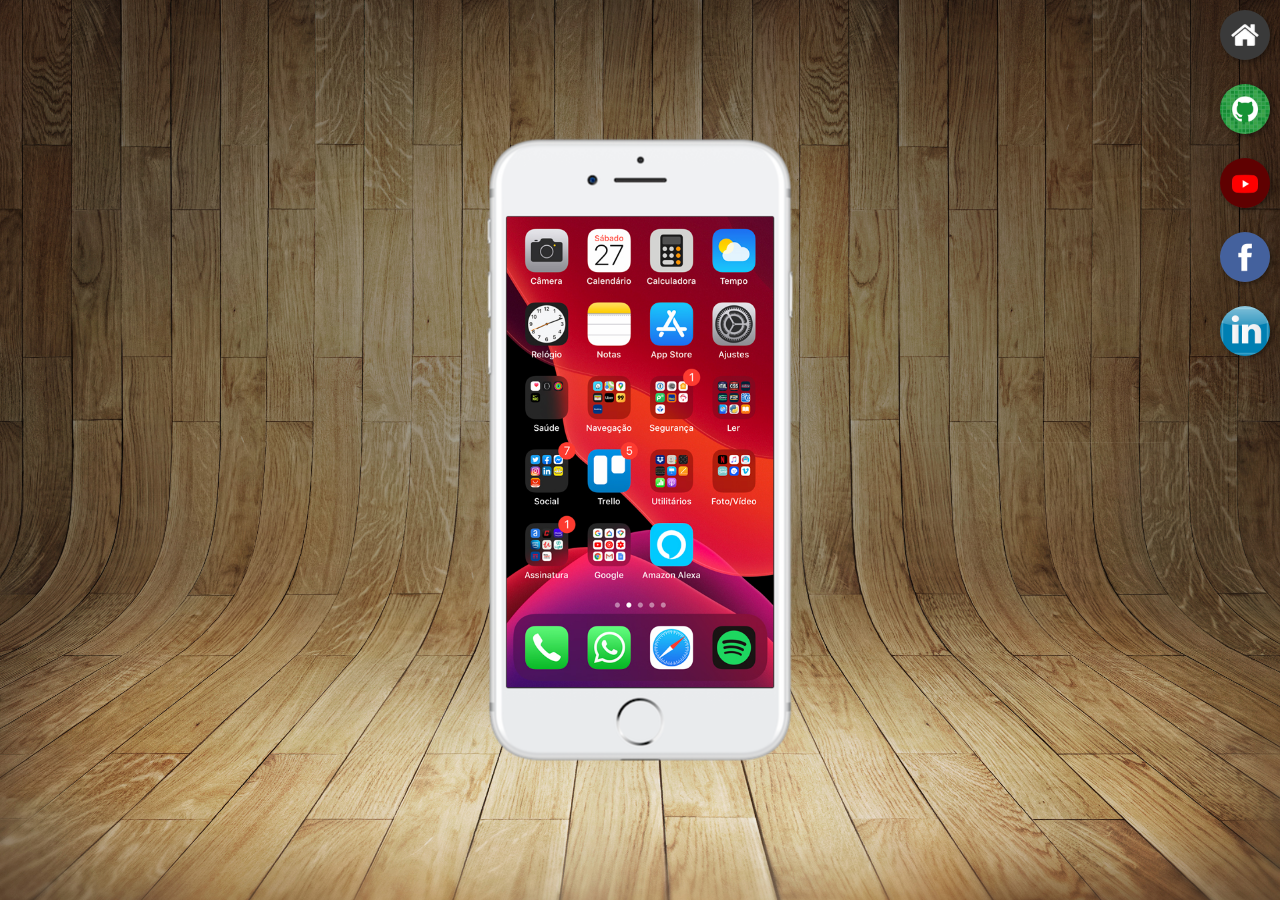
<file: index.html>
<!DOCTYPE html>
<html lang="pt-br">
<head>
    <meta charset="UTF-8">
    <meta http-equiv="X-UA-Compatible" content="IE=edge">
    <meta name="viewport" content="width=device-width, initial-scale=1.0">
    <link rel="shortcut icon" href="favicon.ico" type="image/x-icon">
    <link rel="stylesheet" href="estilos/style.css">
    <title>Projeto De Redes Sociais</title>
    
</head>
<body>
    <main>
        <section id="telefone">
            <iframe src="home.html" name="tela" id="tela" frameborder="0">Seu Navegador Não é Compativel Com Isso</iframe>

        </section>
        <section id="redes-sociais">
            <a href="home.html" target="tela"><img src="imagem/imagens/logo-home.jpg" alt="home"></a><br>

            <a href="github.html" target="tela"><img src="imagem/imagens/logo-github.jpg" alt="github"></a><br>

            <a href="youtube.html" target="tela"><img src="imagem/imagens/logo-youtube.jpg" alt="youtube"></a><br>

            <a href="facebook.html" target="tela"><img src="imagem/imagens/logo-facebook.jpg" alt="facebook"></a><br>

            <a href="linkedin.html" target="tela"><img src="imagem/imagens/logo linkedin.jpg" alt="linkedin"></a>
            

        </section>
    </main>
    
</body>
</html>
</file>
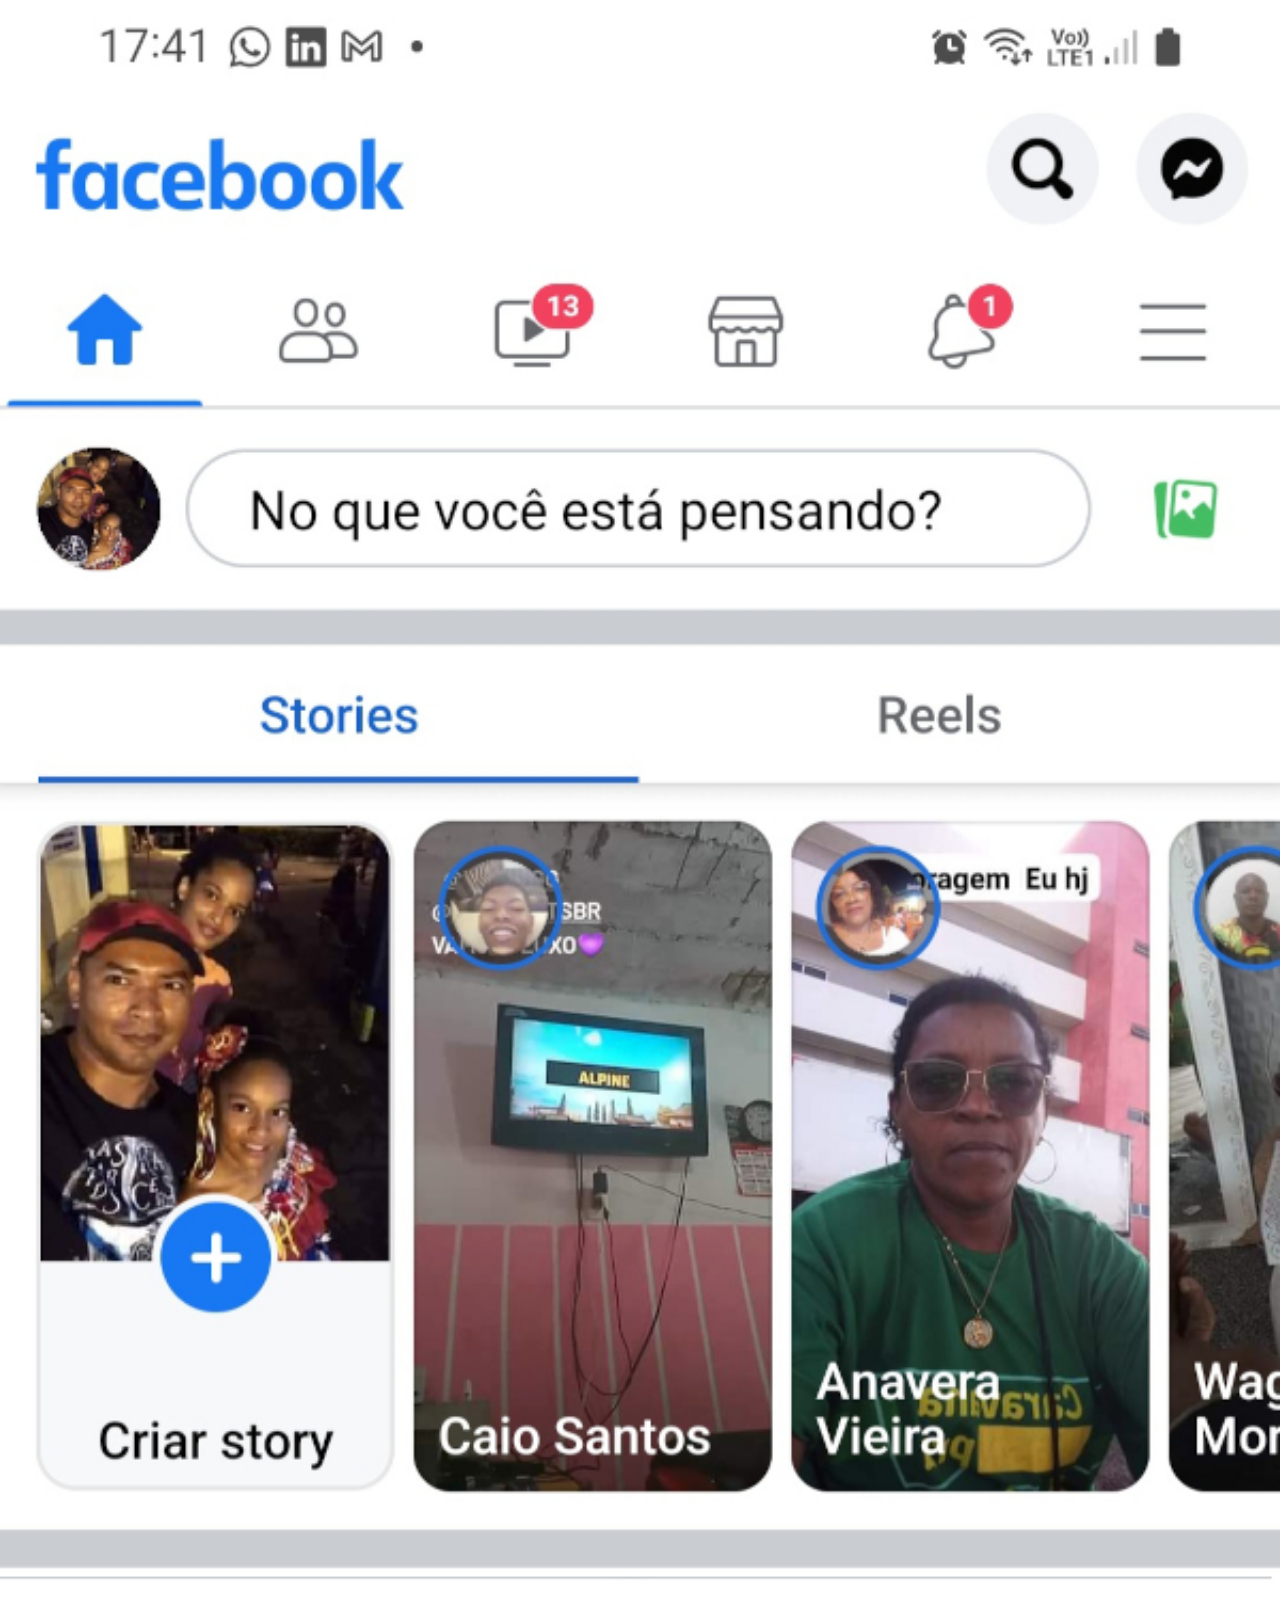
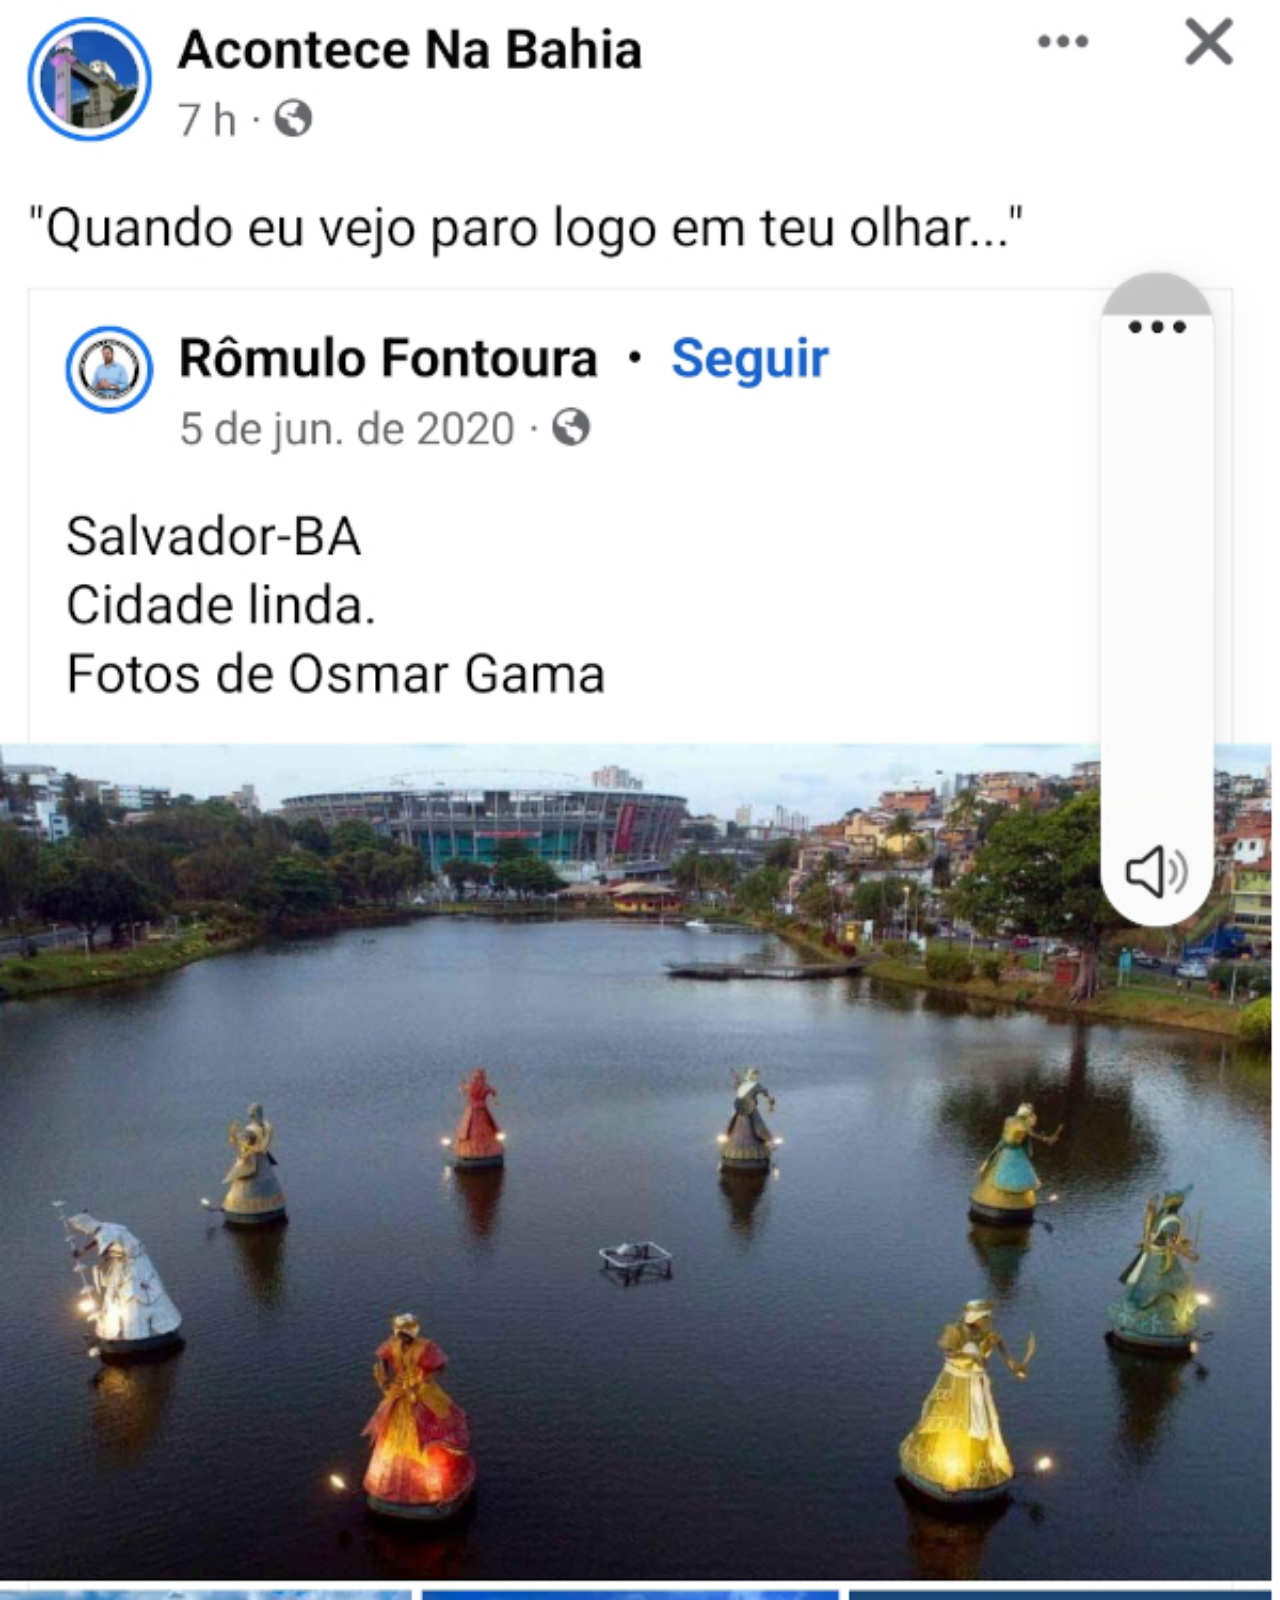
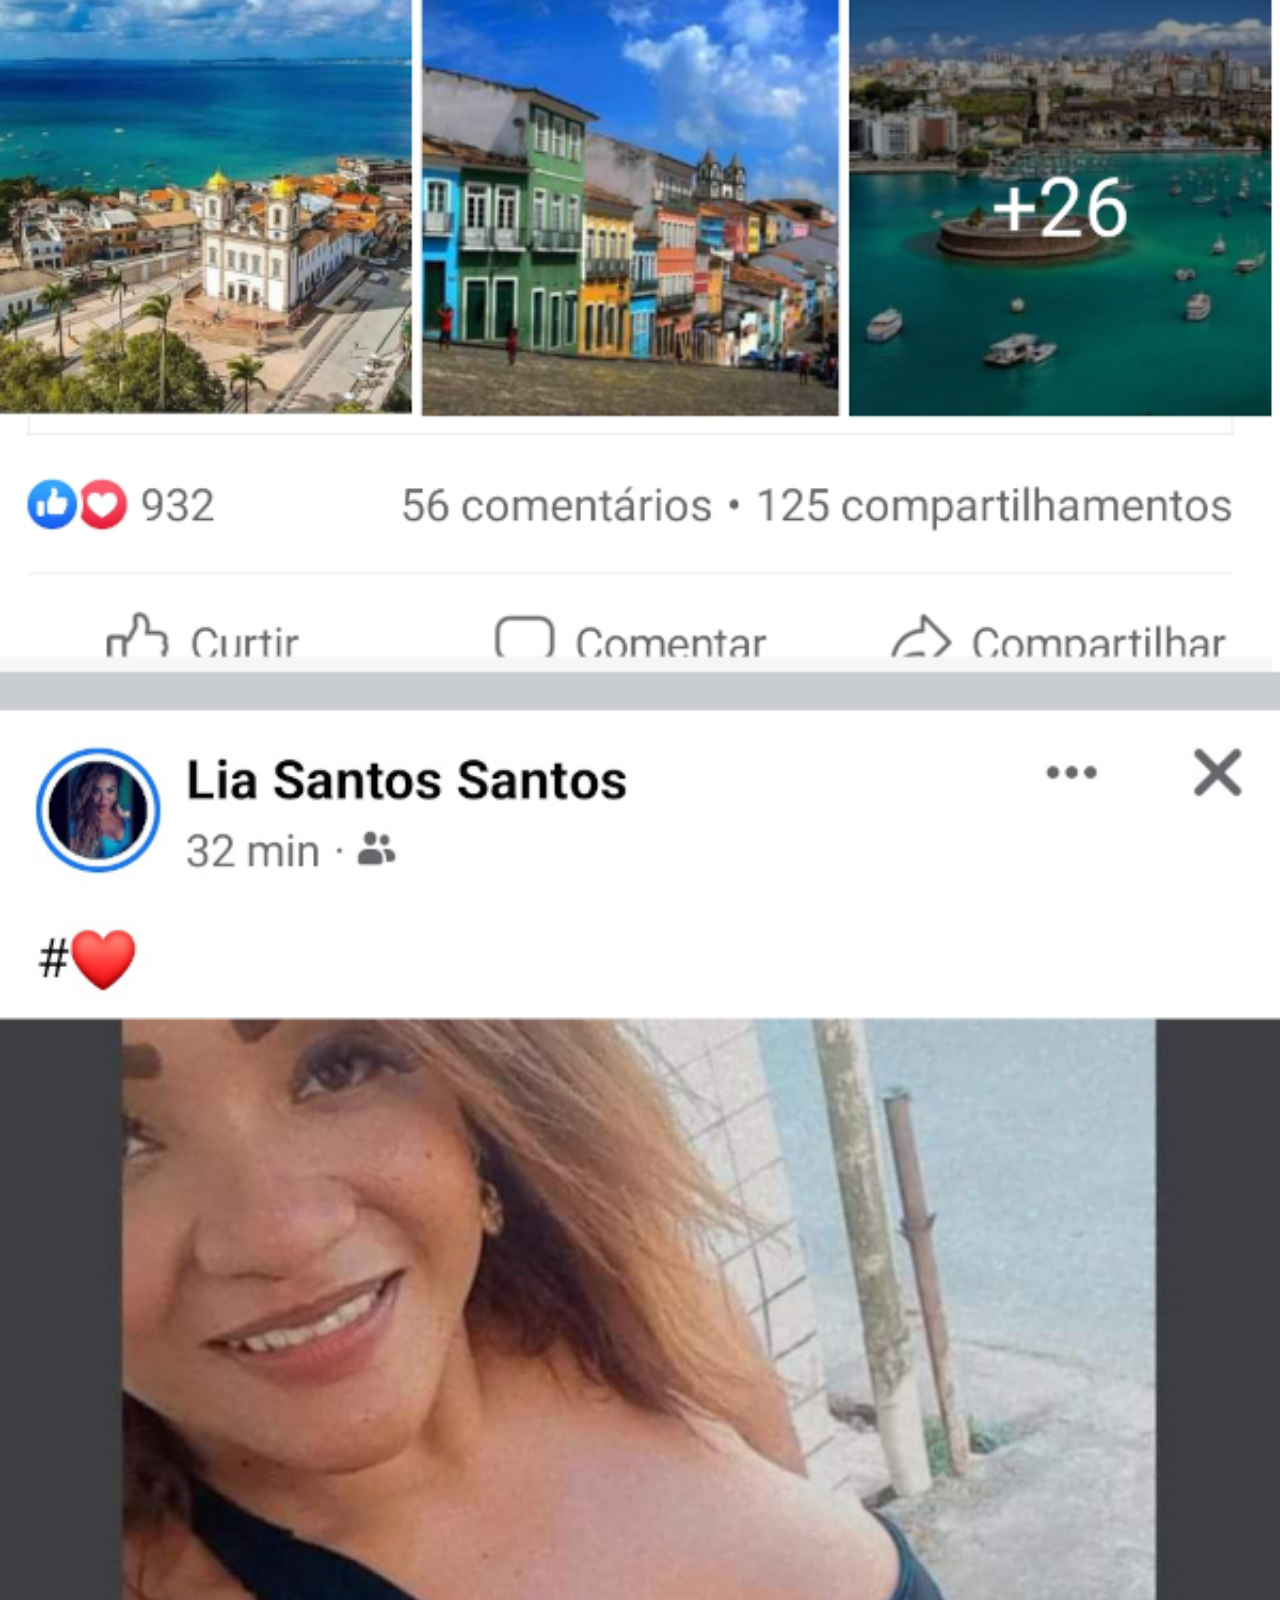
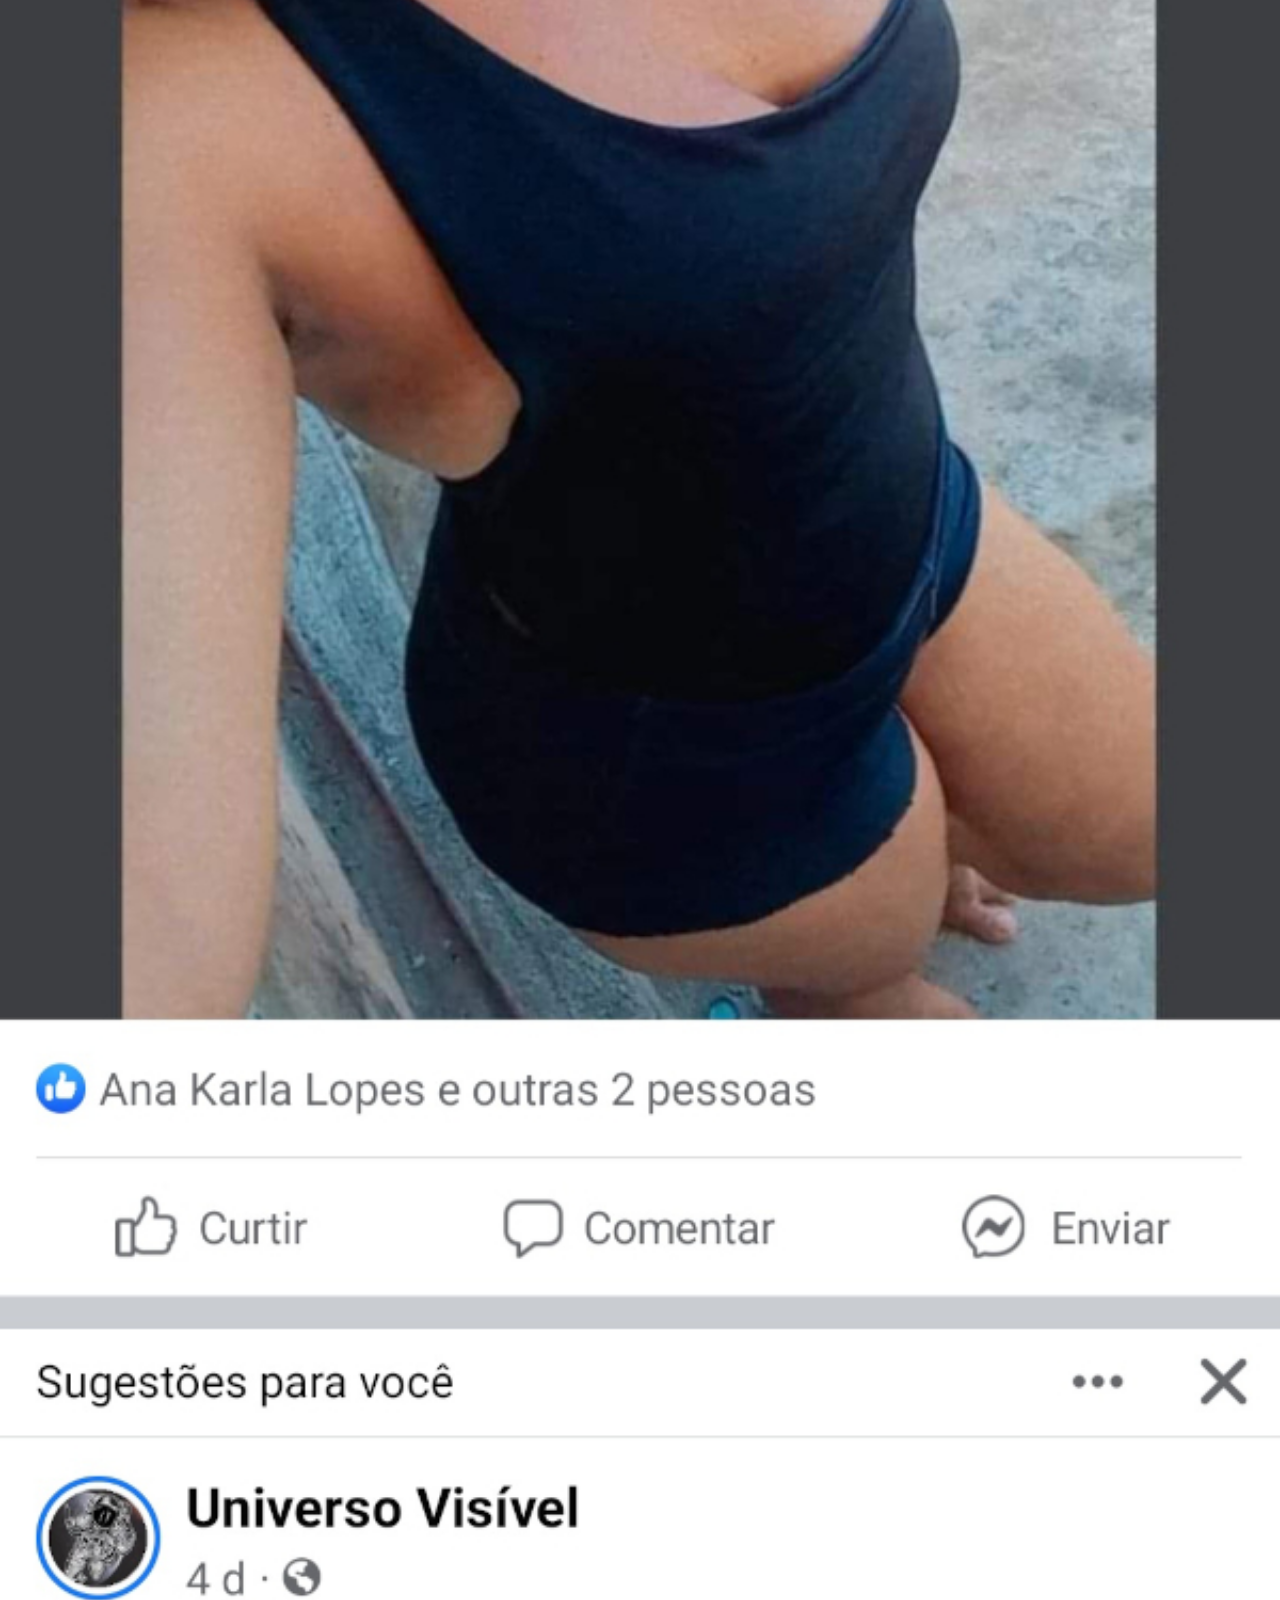
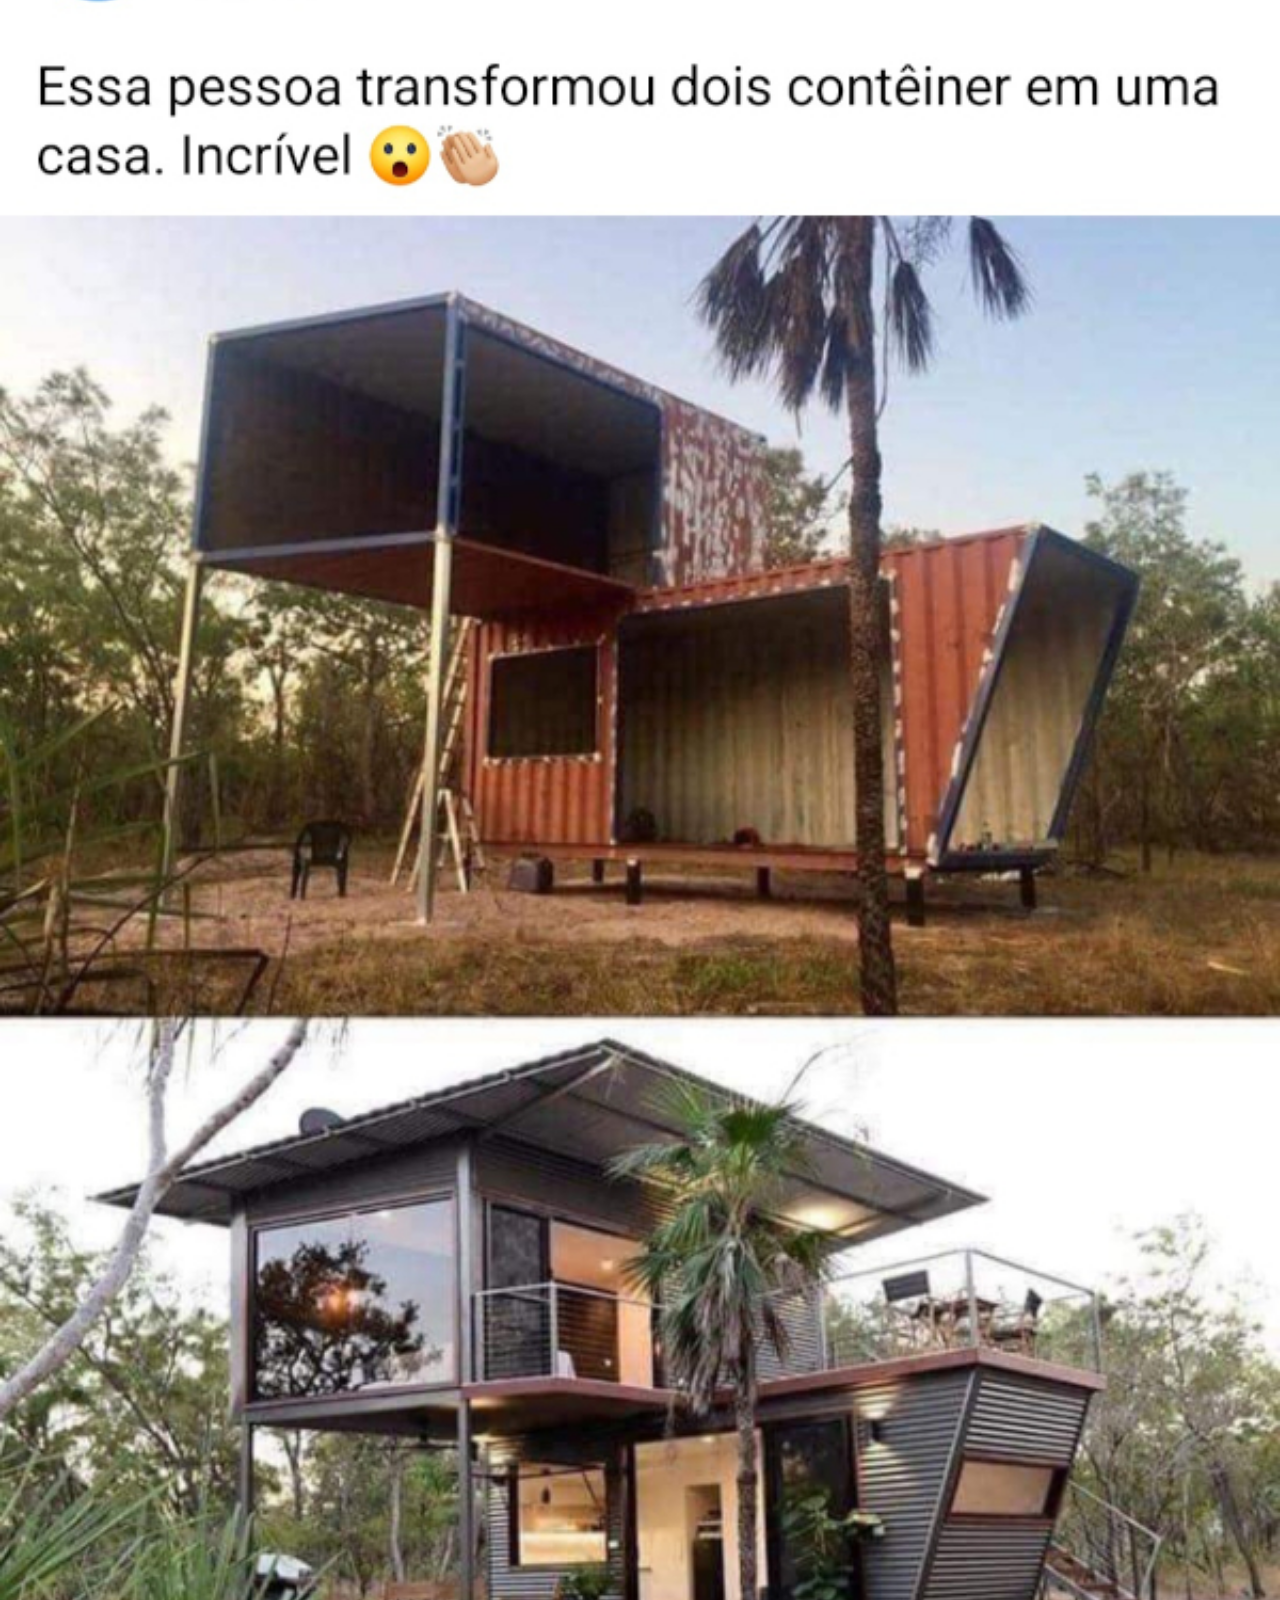
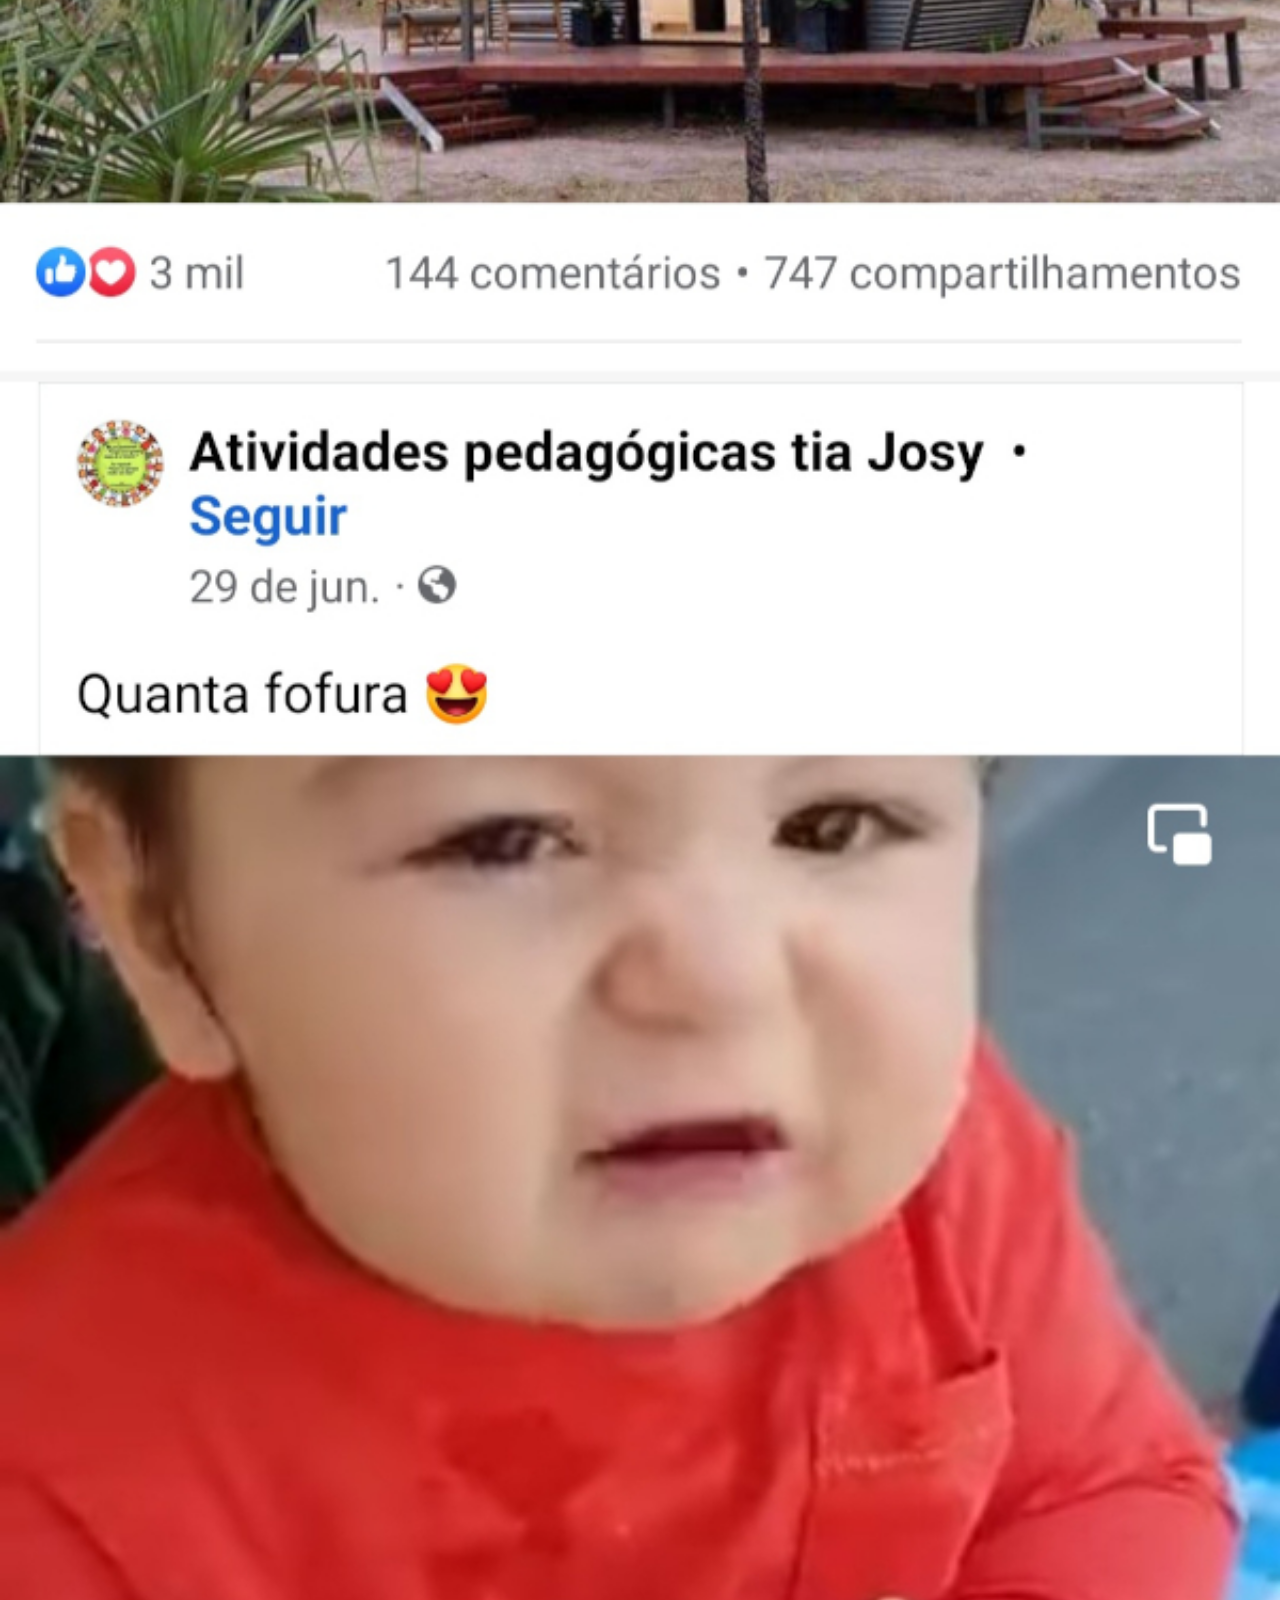
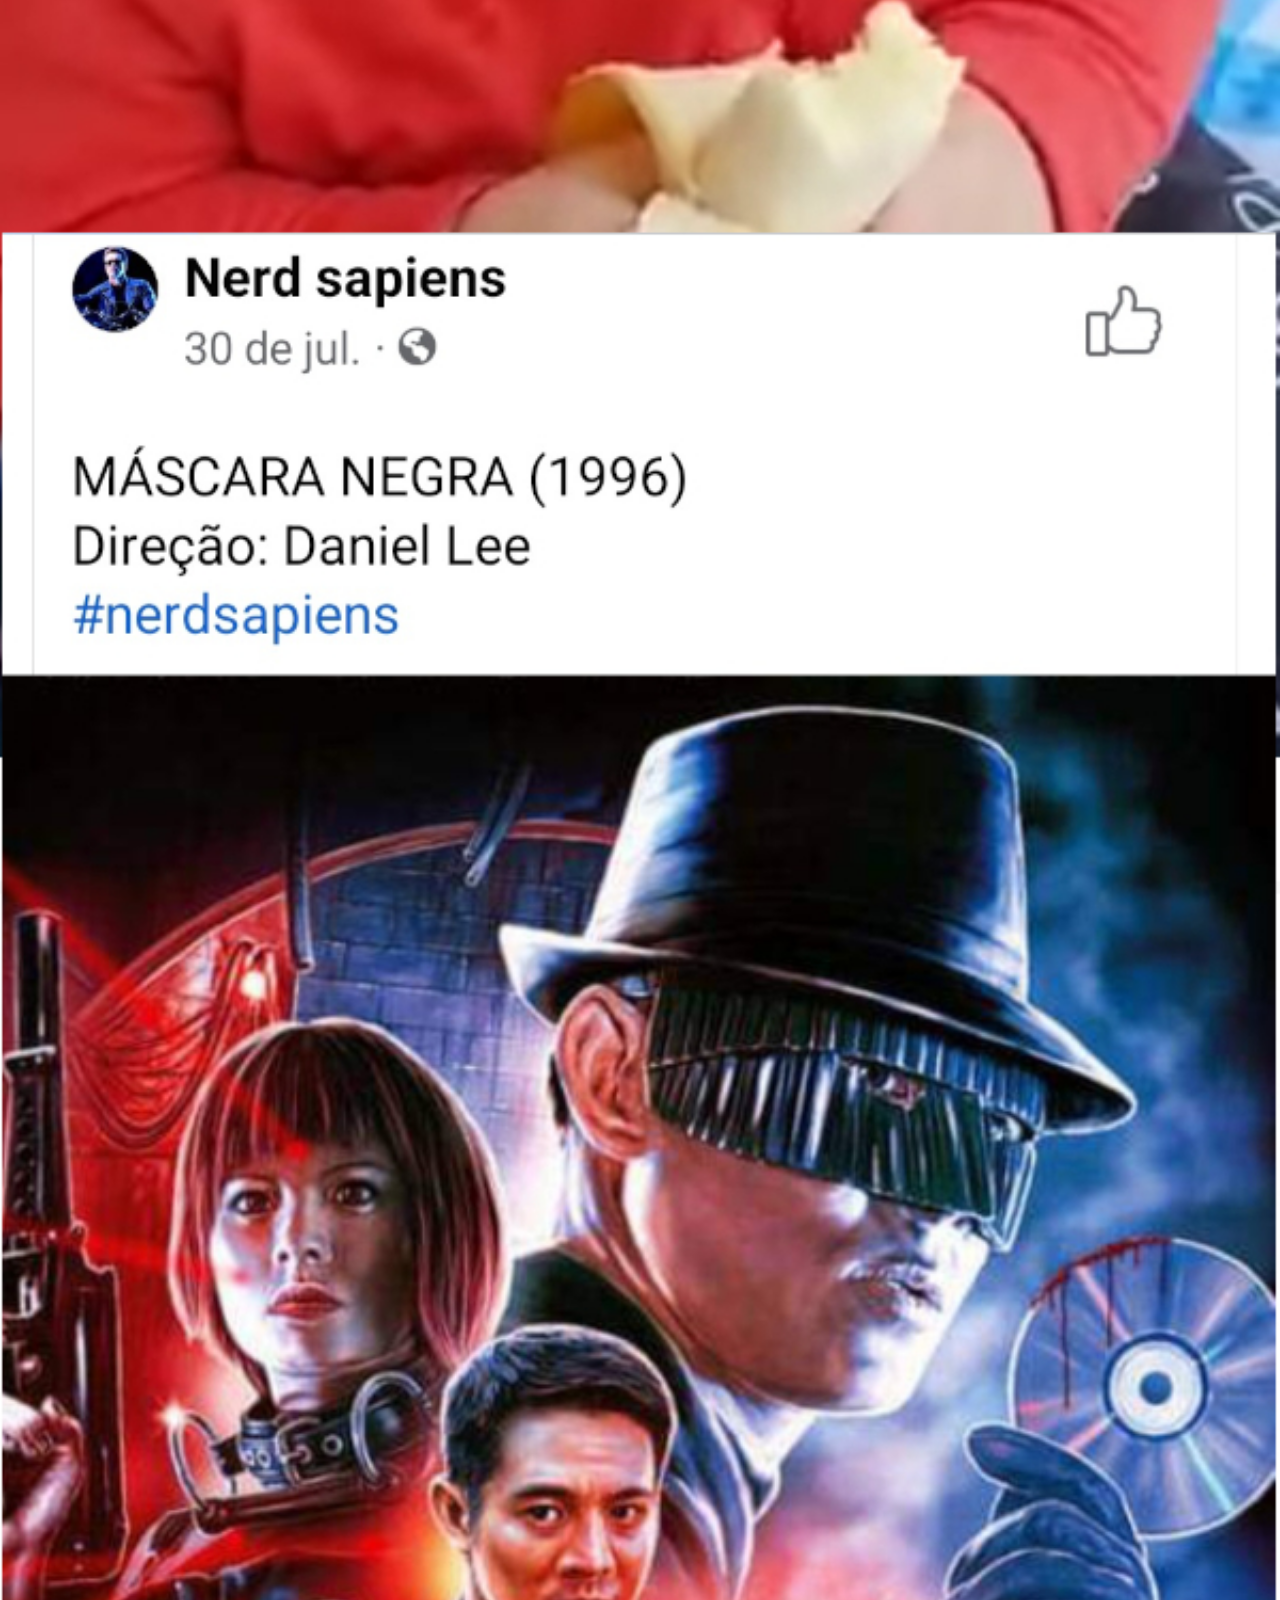
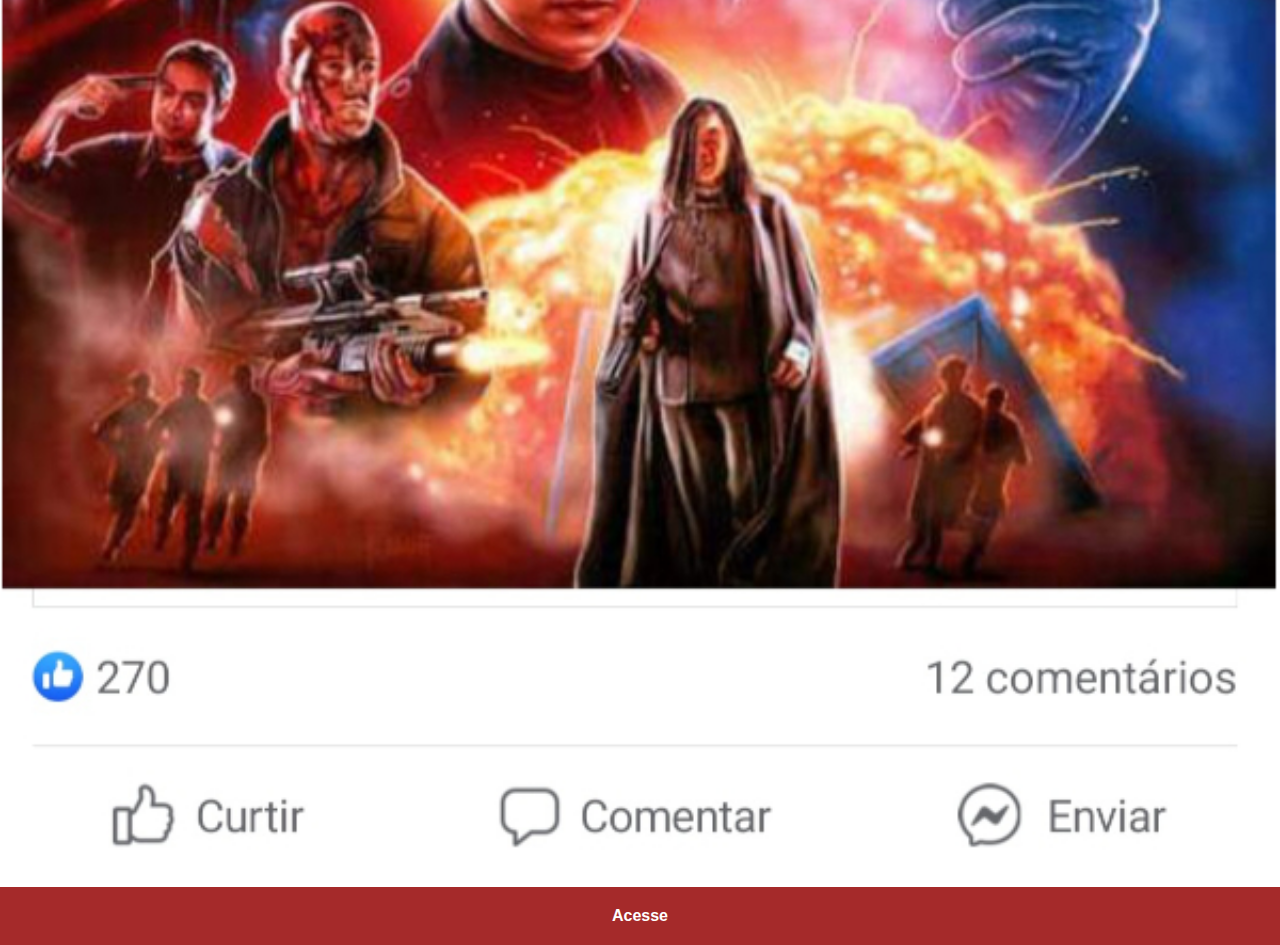
<file: facebook.html>
<!DOCTYPE html>
<html lang="pt-br">
<head>
    <meta charset="UTF-8">
    <meta http-equiv="X-UA-Compatible" content="IE=edge">
    <meta name="viewport" content="width=device-width, initial-scale=1.0">
    <title>facebook</title>
    <link rel="stylesheet" href="estilos/social.css">
</head>
<body>

    <img src="imagem/imagens/Screenshot_20220806-174109_Facebook.jpg" alt="facebook">
    <a href="https://www.facebook.com/eletrotecnica.ronaldo" target="_blank">Acesse</a>
    
</body>
</html>
</file>
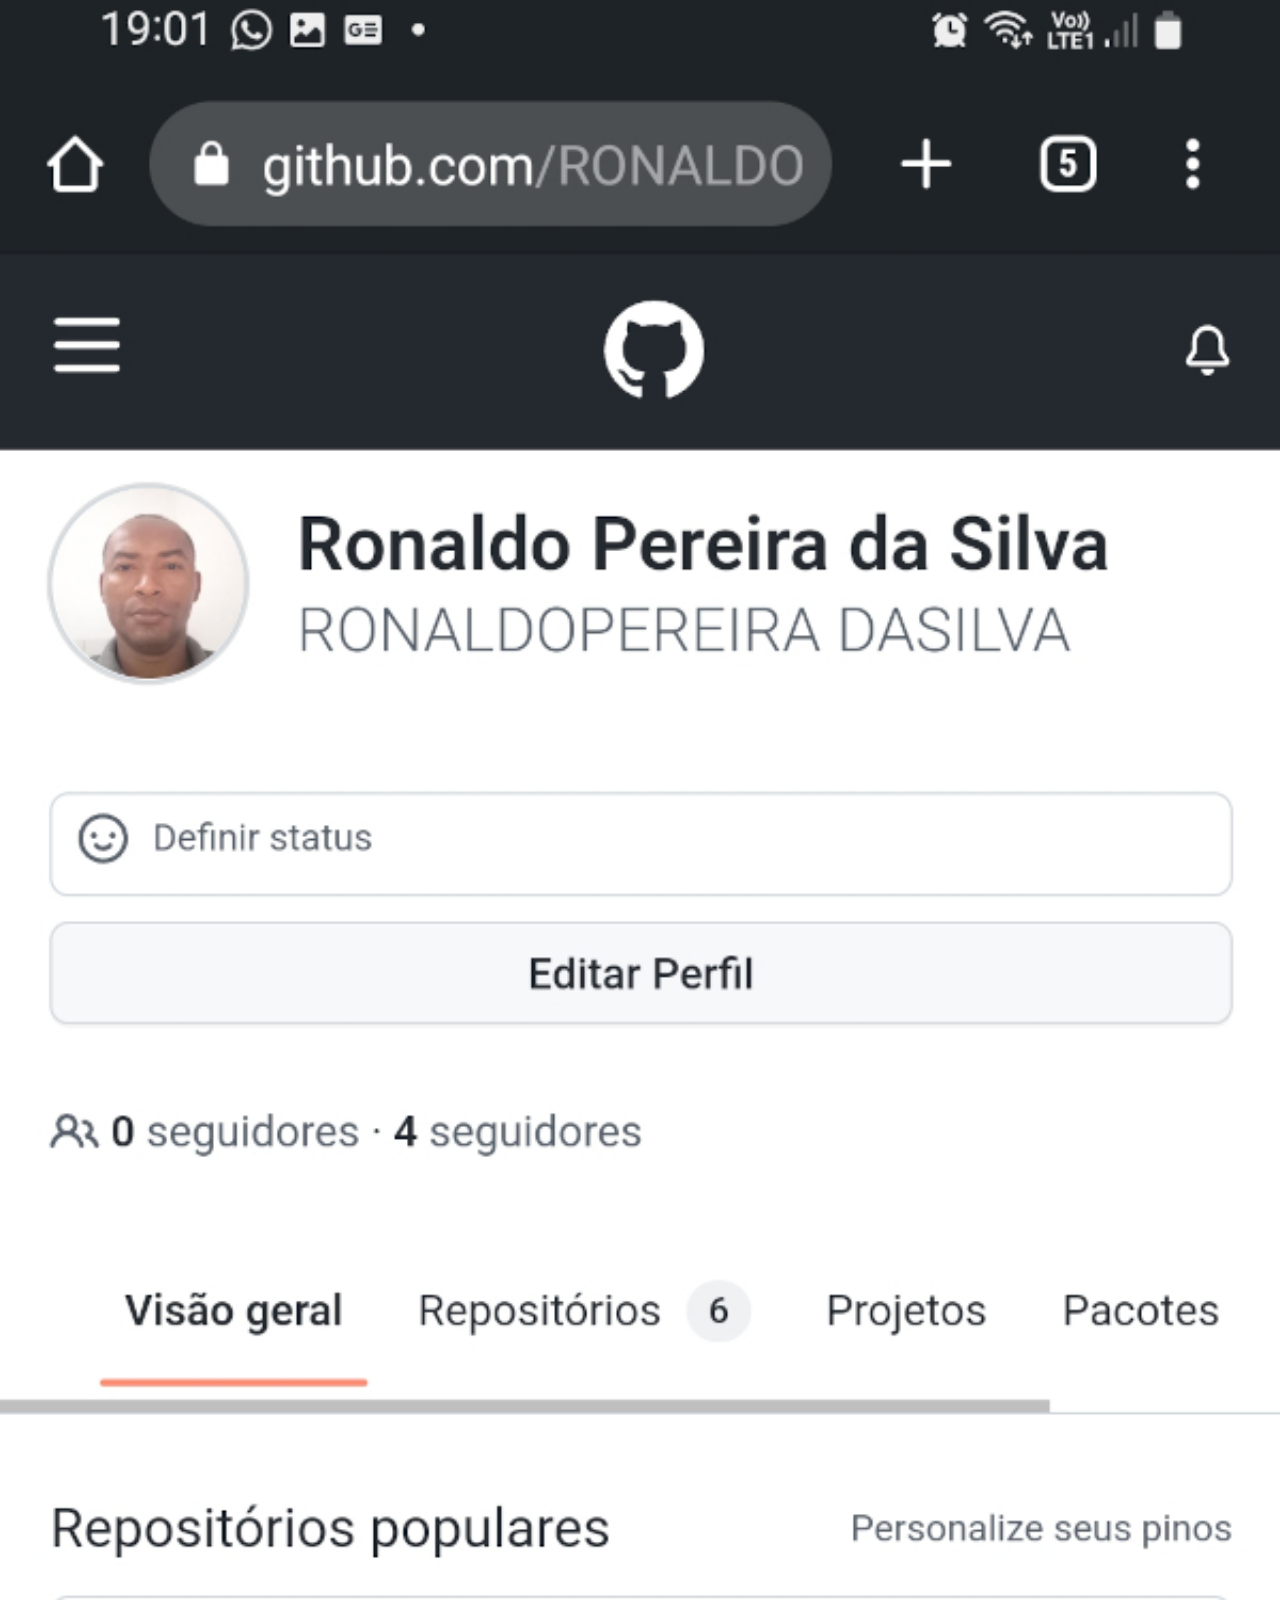
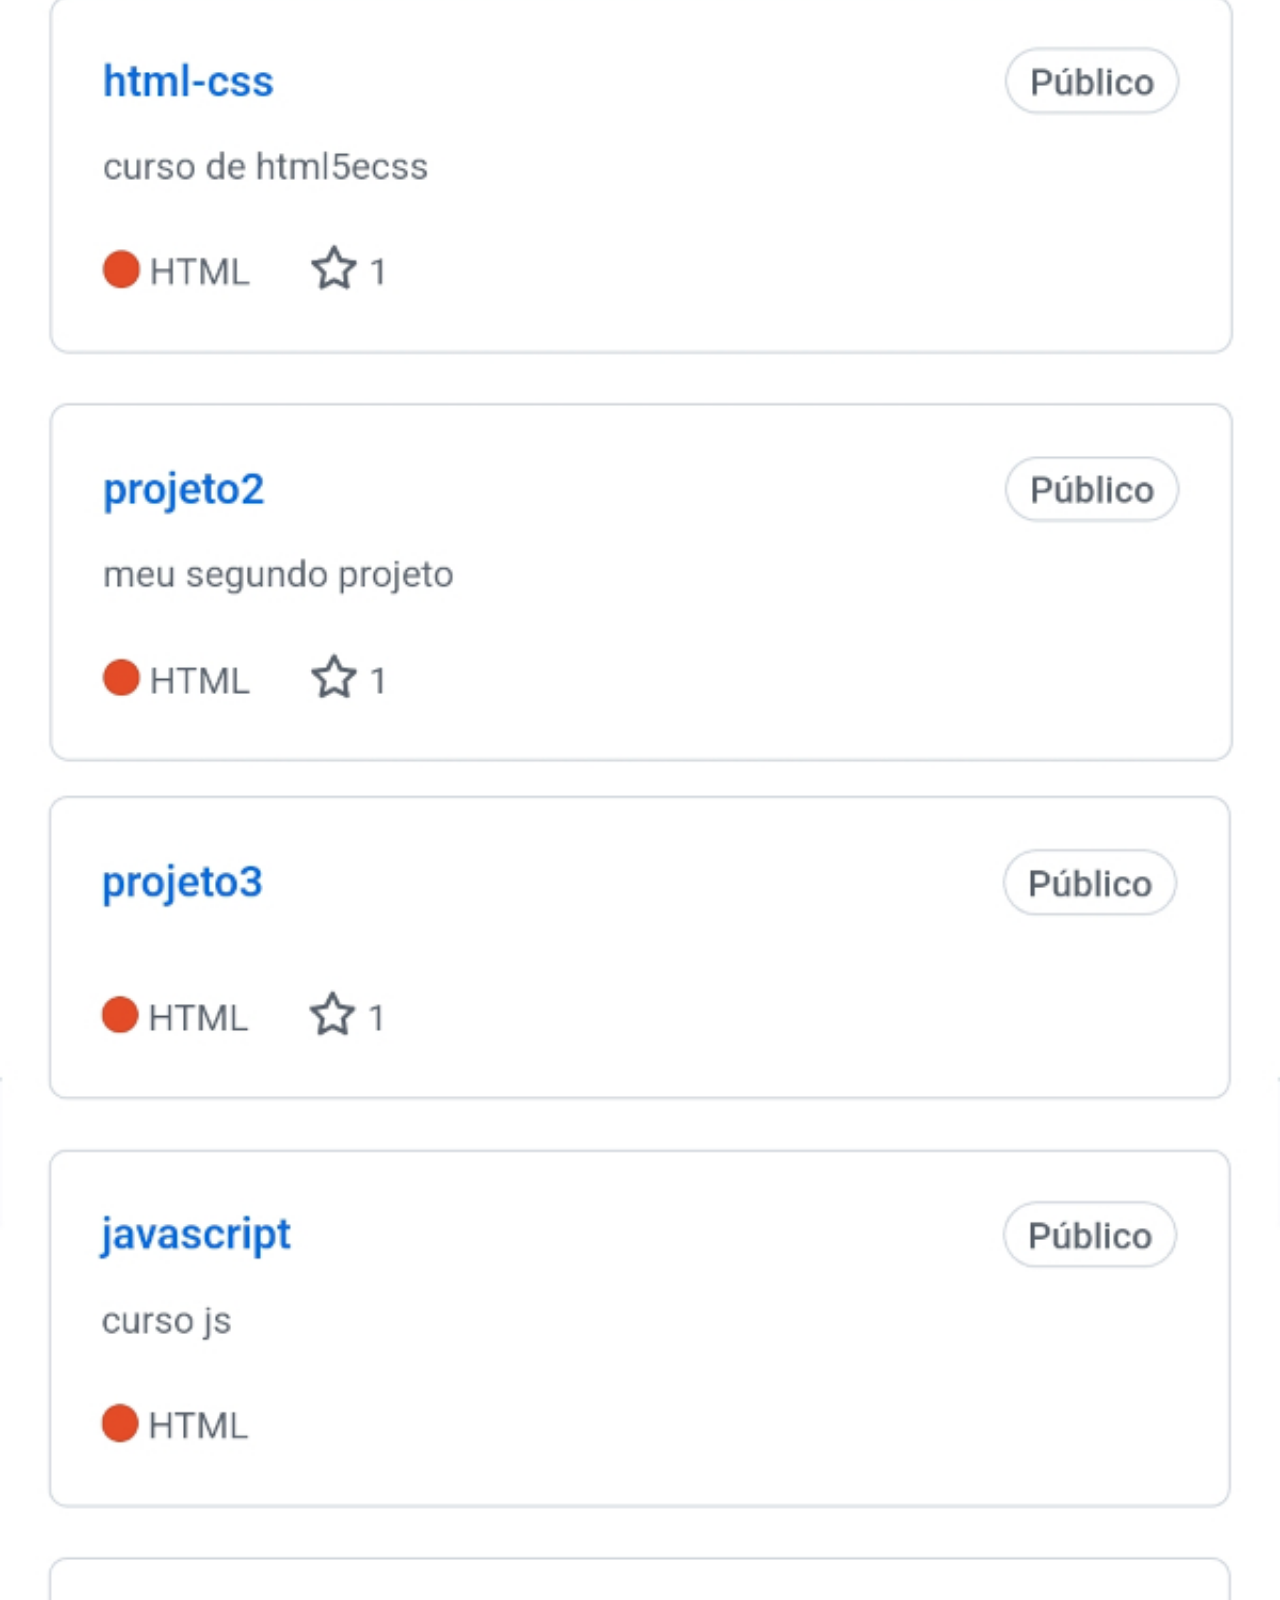
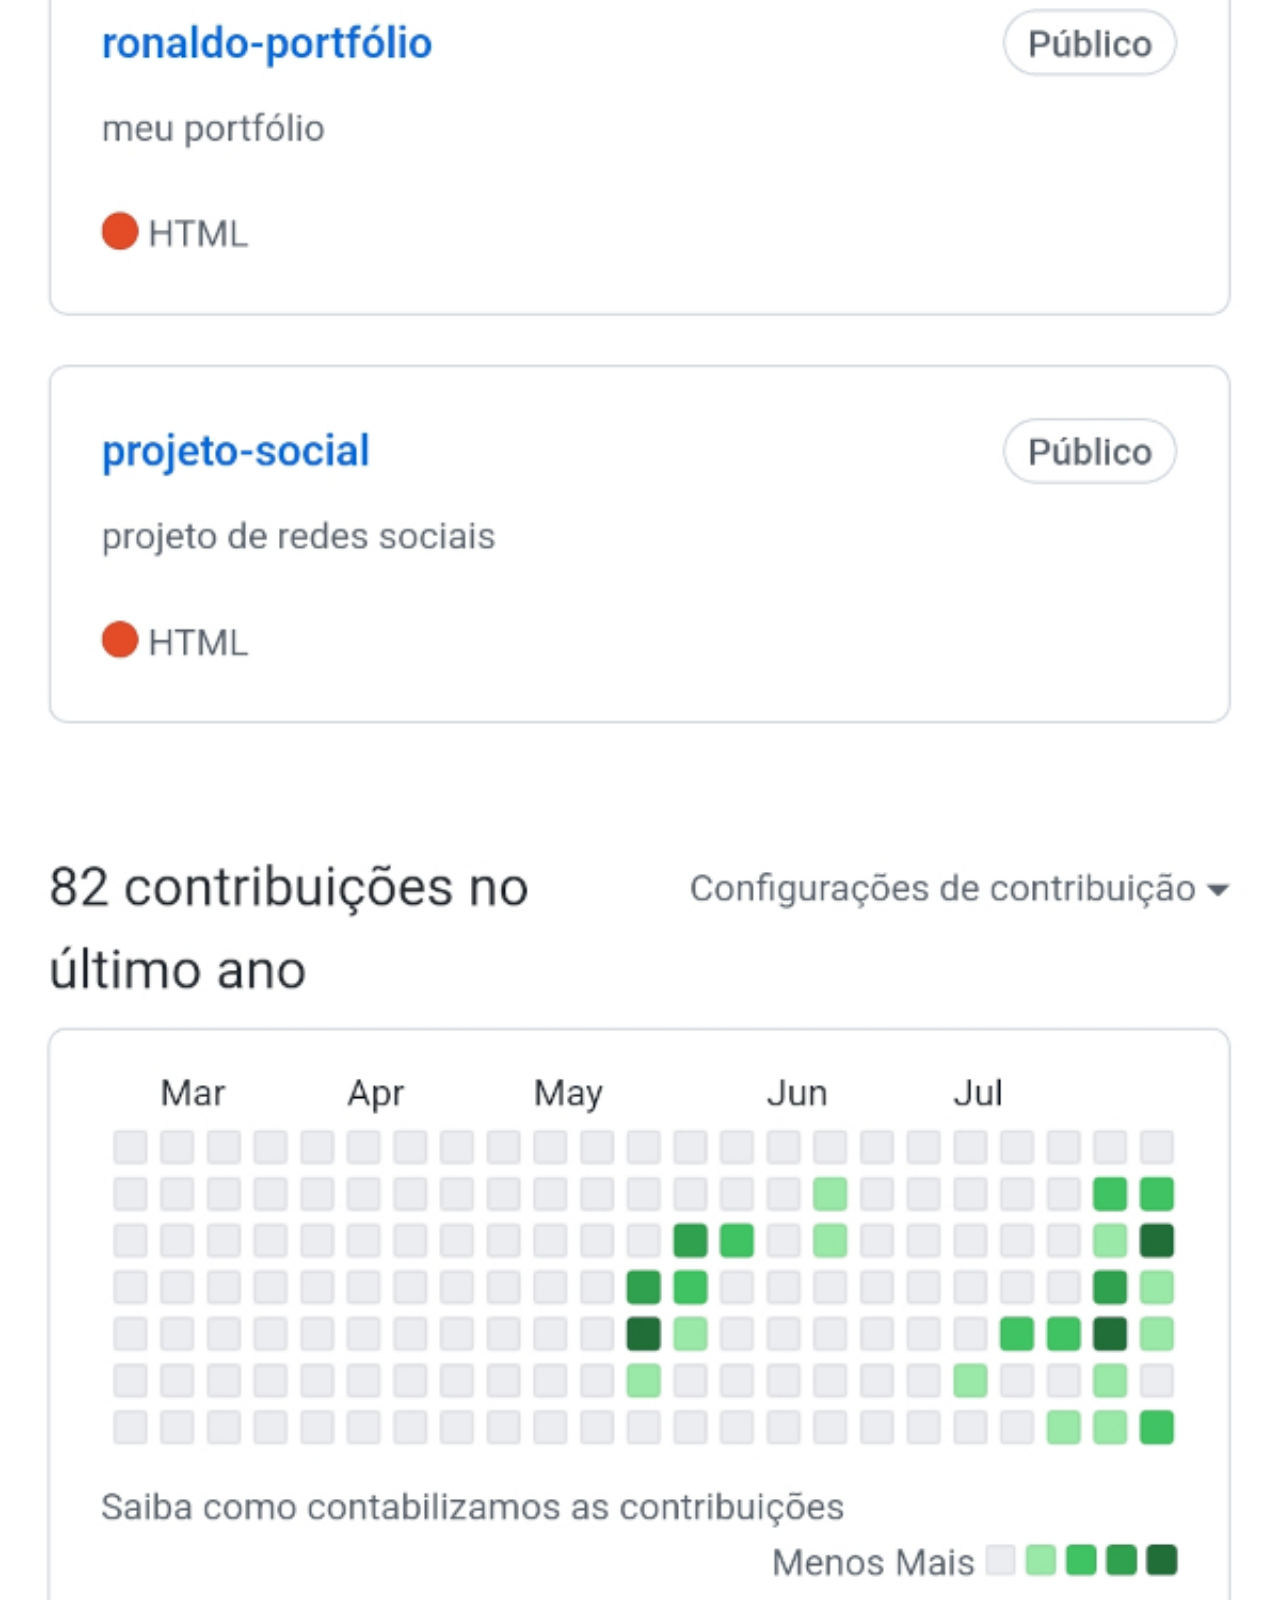
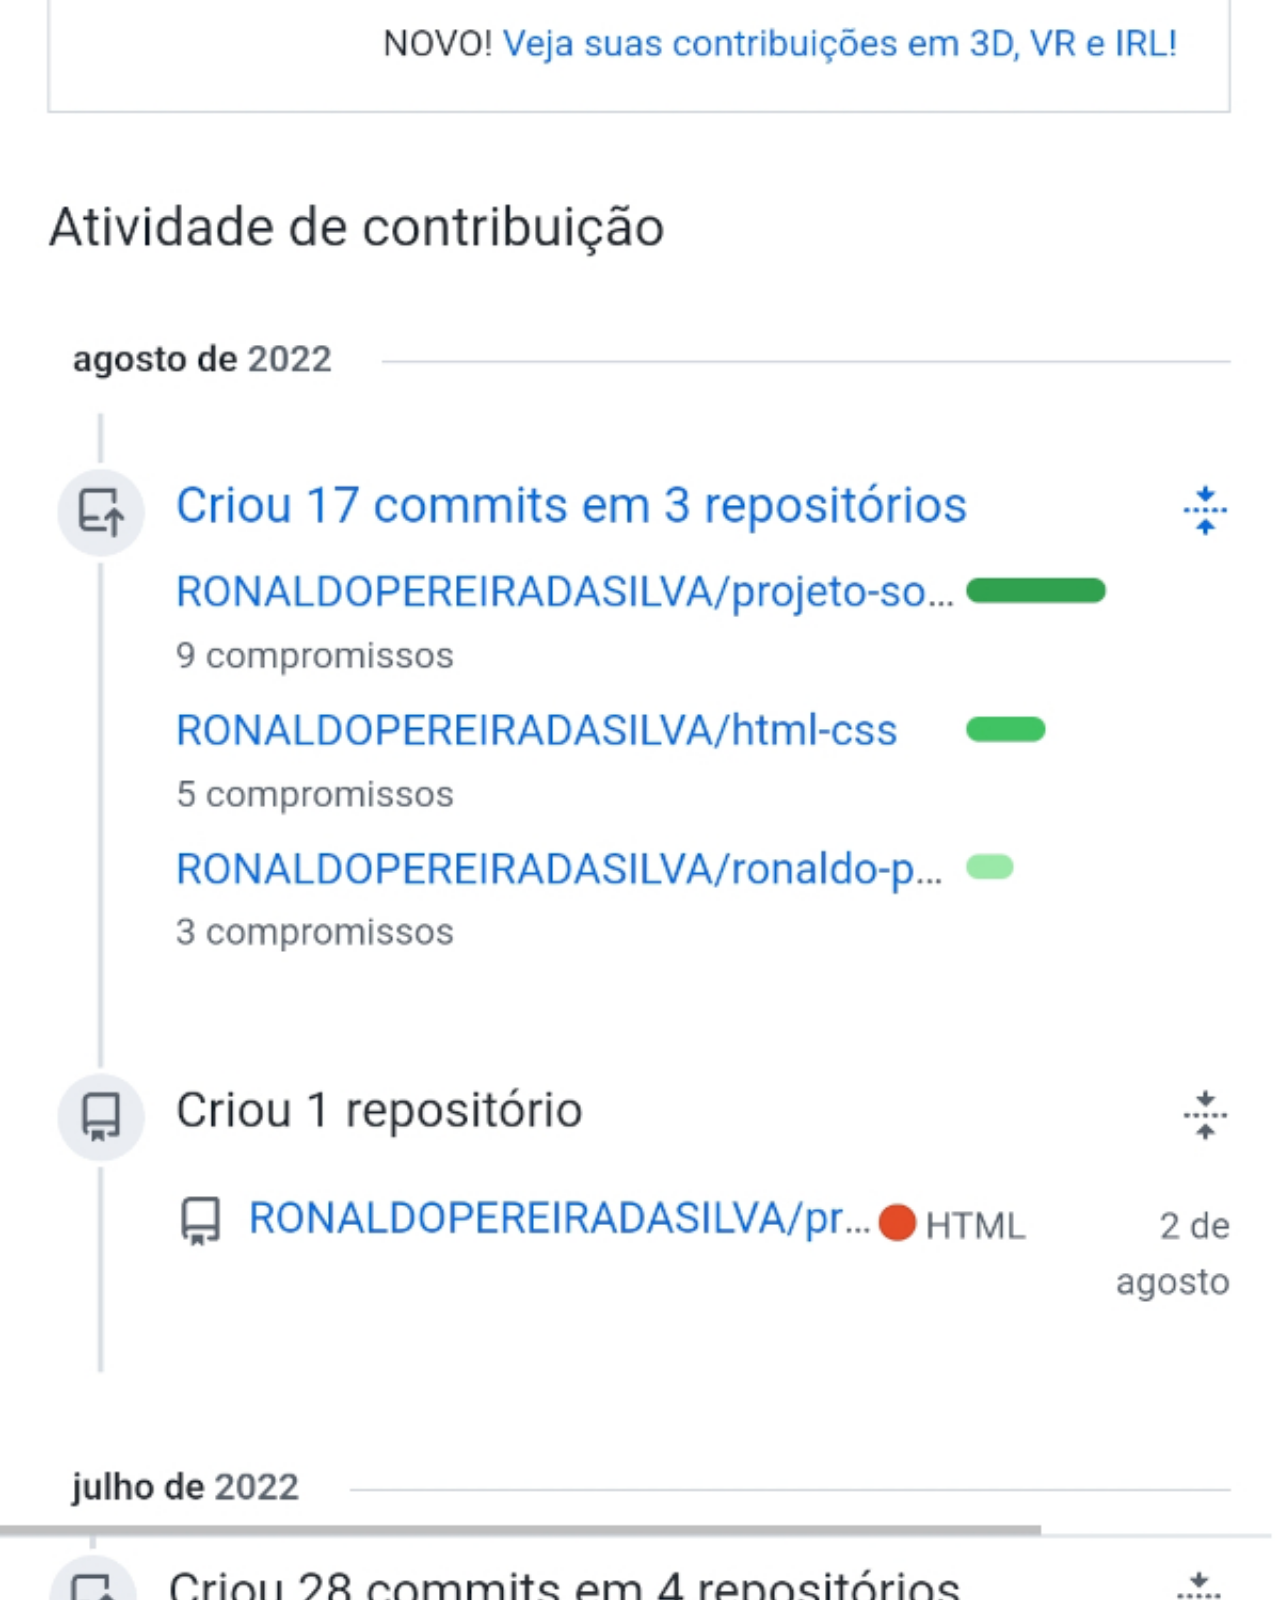
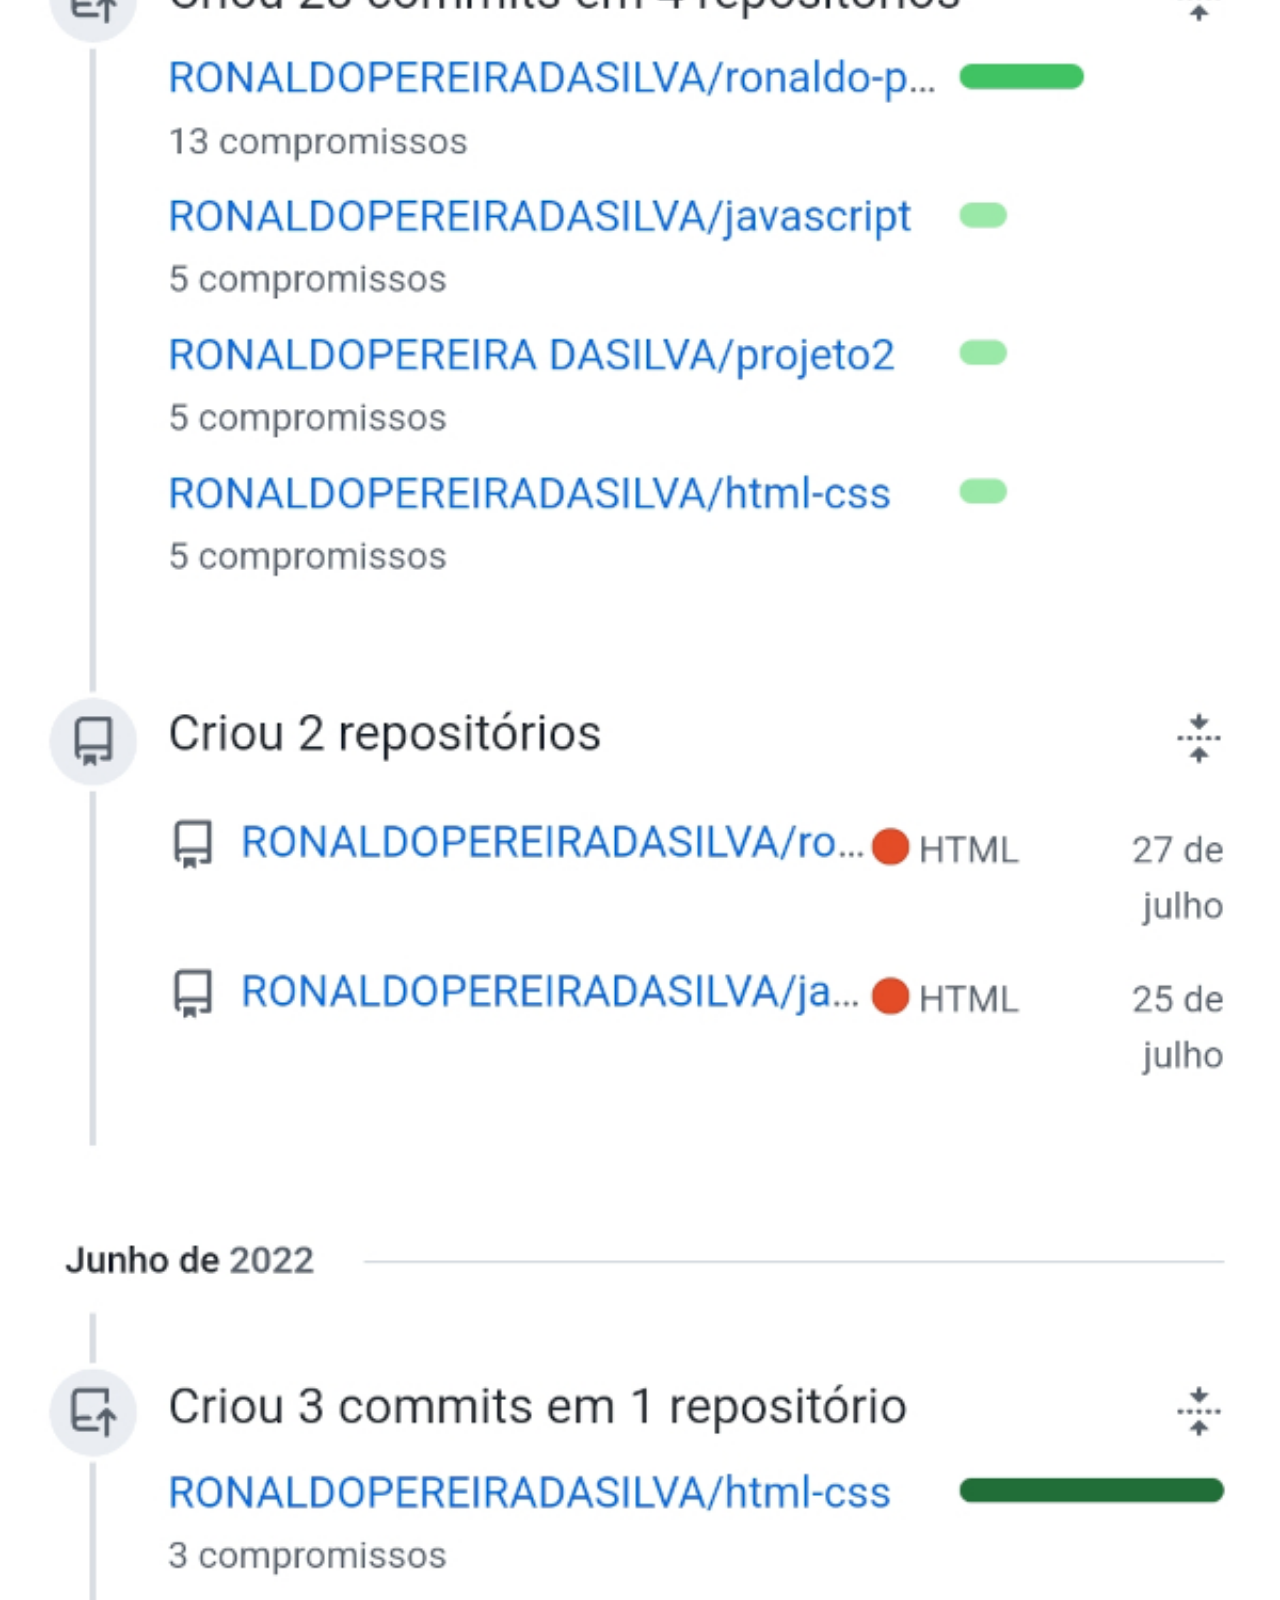
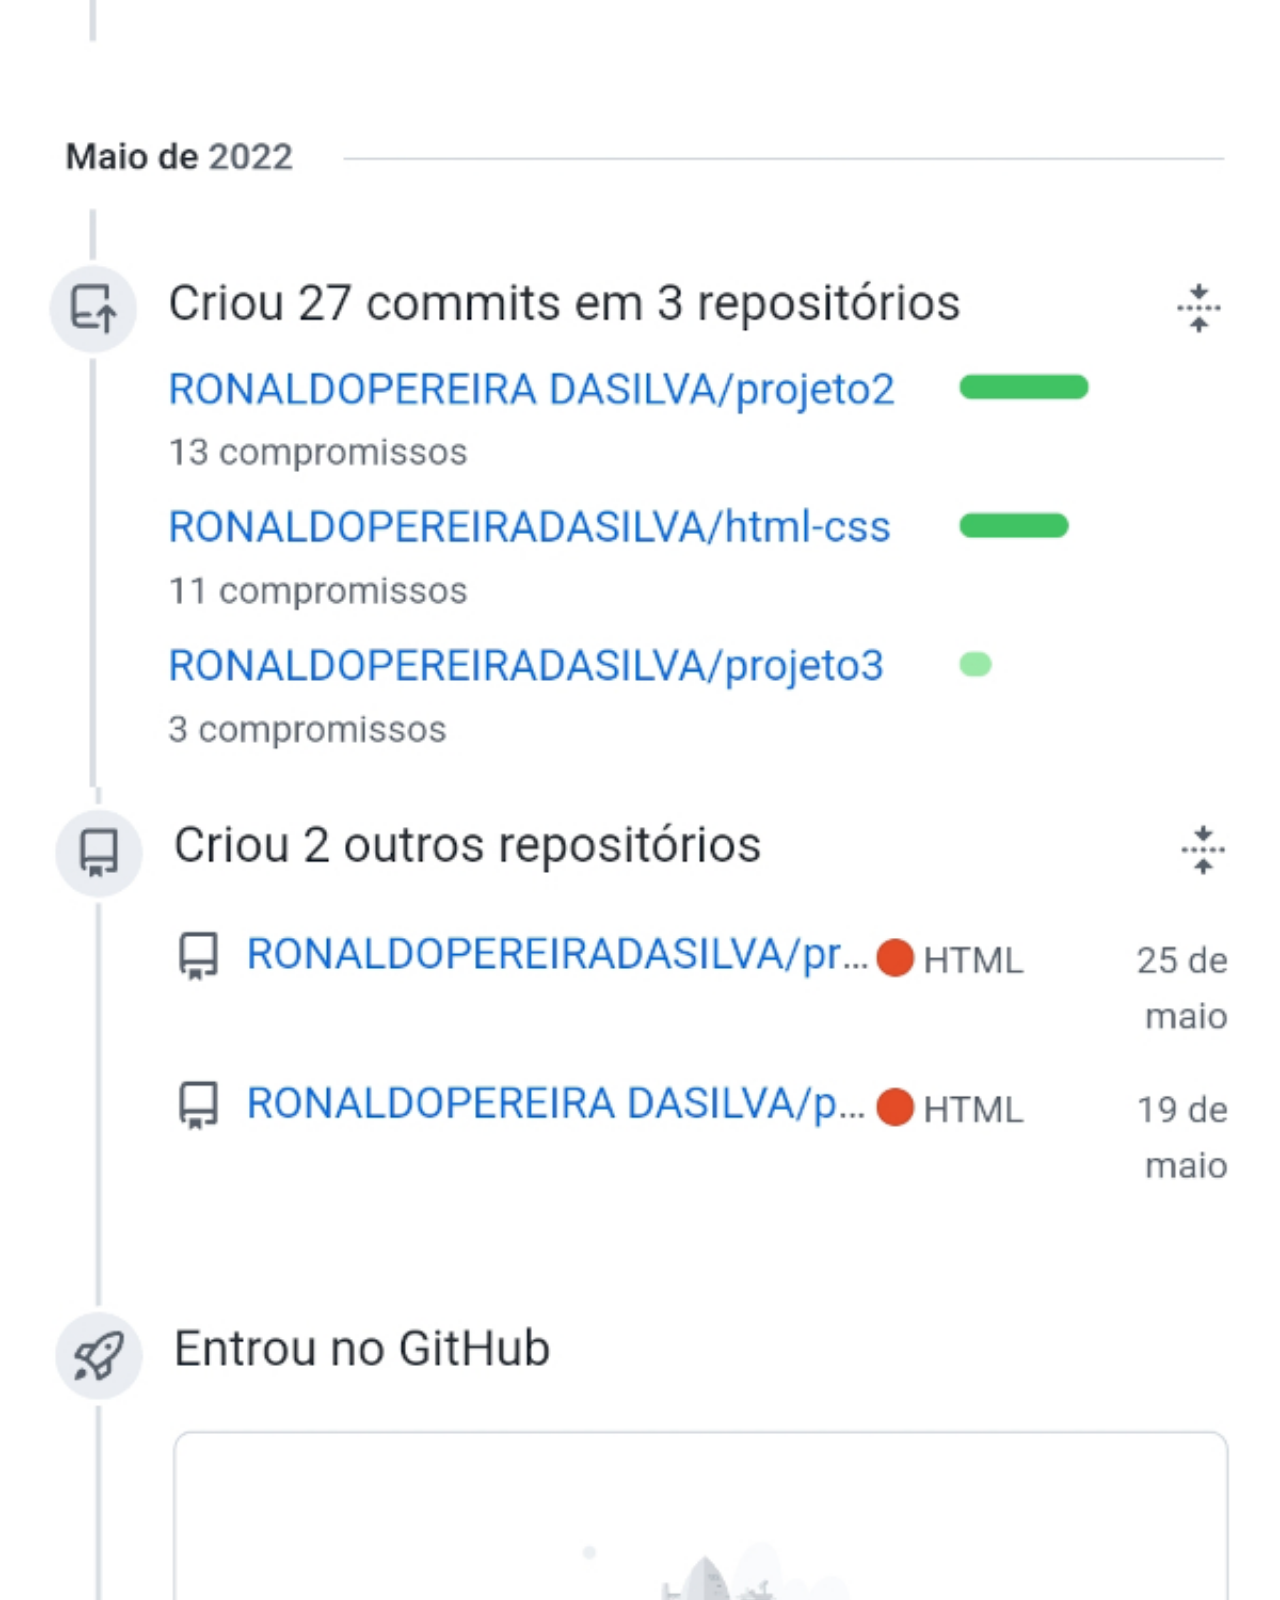
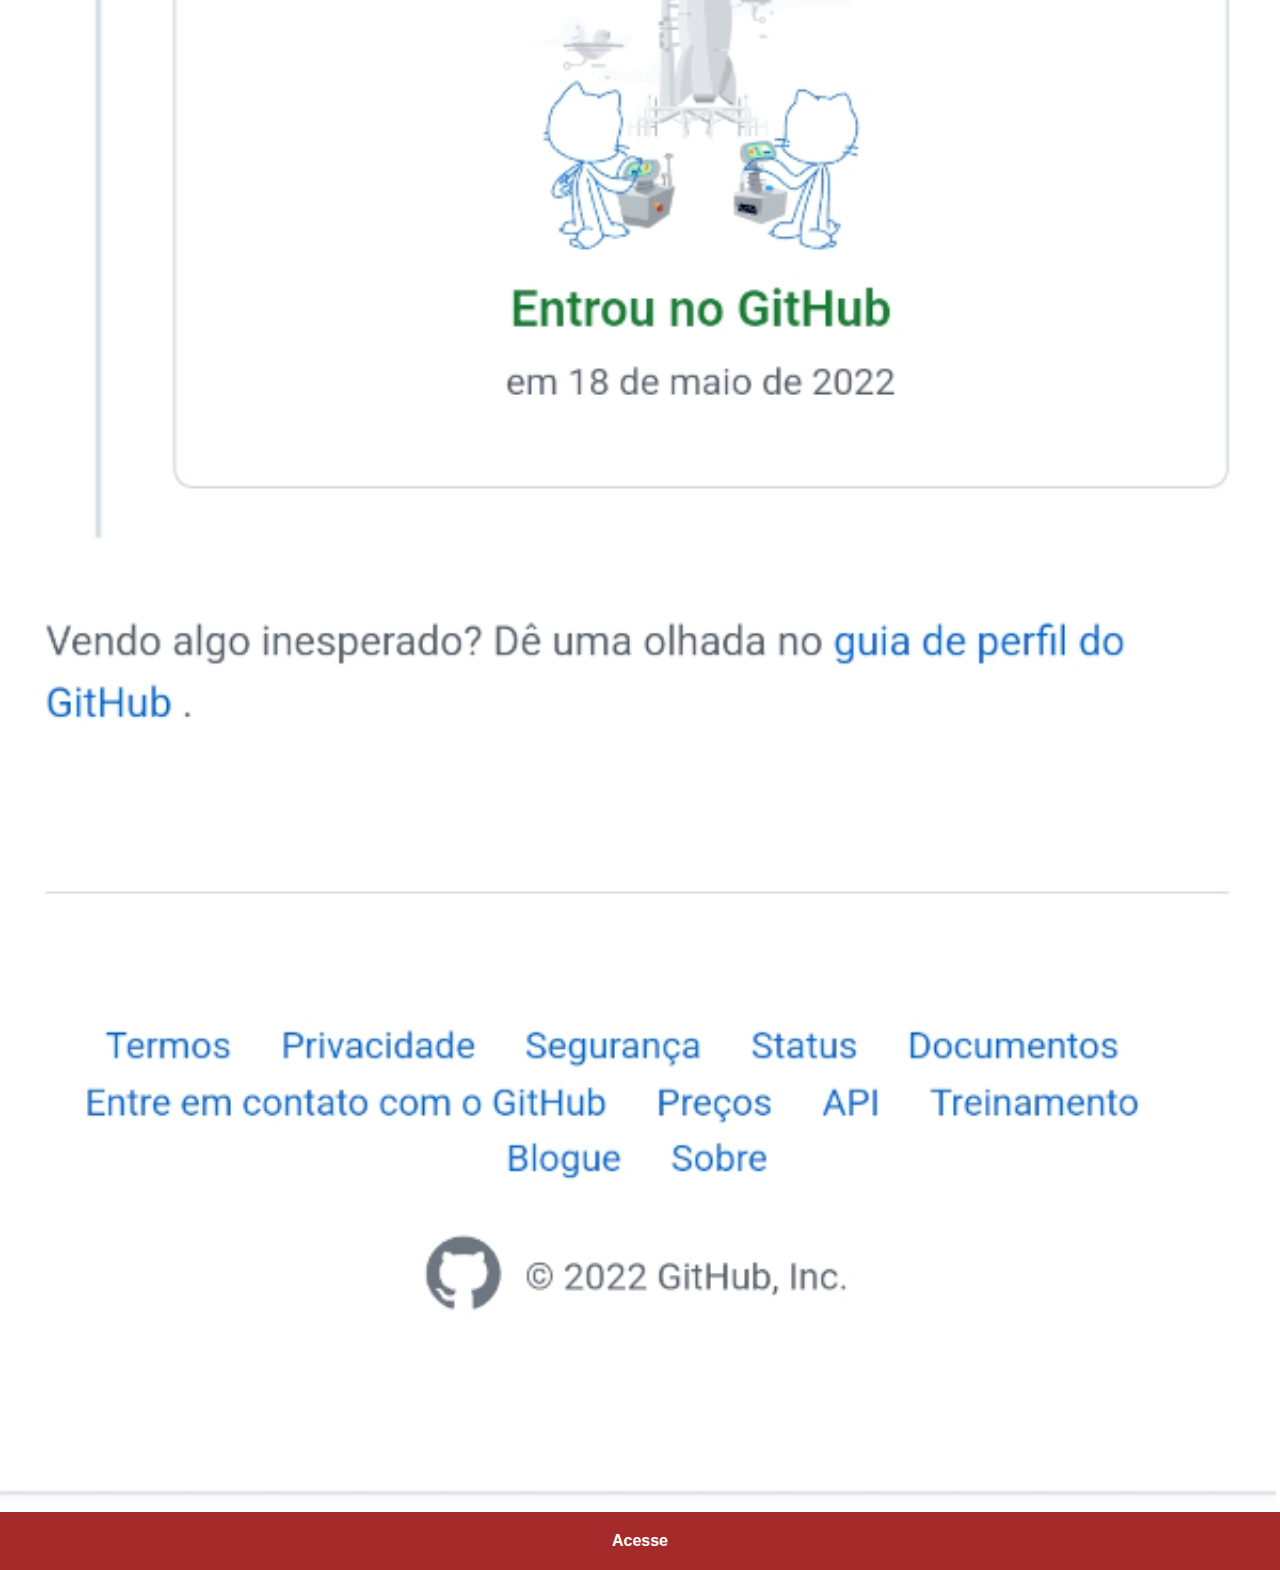
<file: github.html>
<!DOCTYPE html>
<html lang="pt-br">
<head>
    <meta charset="UTF-8">
    <meta http-equiv="X-UA-Compatible" content="IE=edge">
    <meta name="viewport" content="width=device-width, initial-scale=1.0">
    <title>github</title>
    <link rel="stylesheet" href="estilos/social.css">
</head>
<body>
    <img src="imagem/imagens/Screenshot_20220806-190101_Chrome.jpg" alt="github">
    <a href="https://github.com/RONALDOPEREIRADASILVA?tab=repositories" target="_blank">Acesse</a>  
    
</body>
</html>
</file>
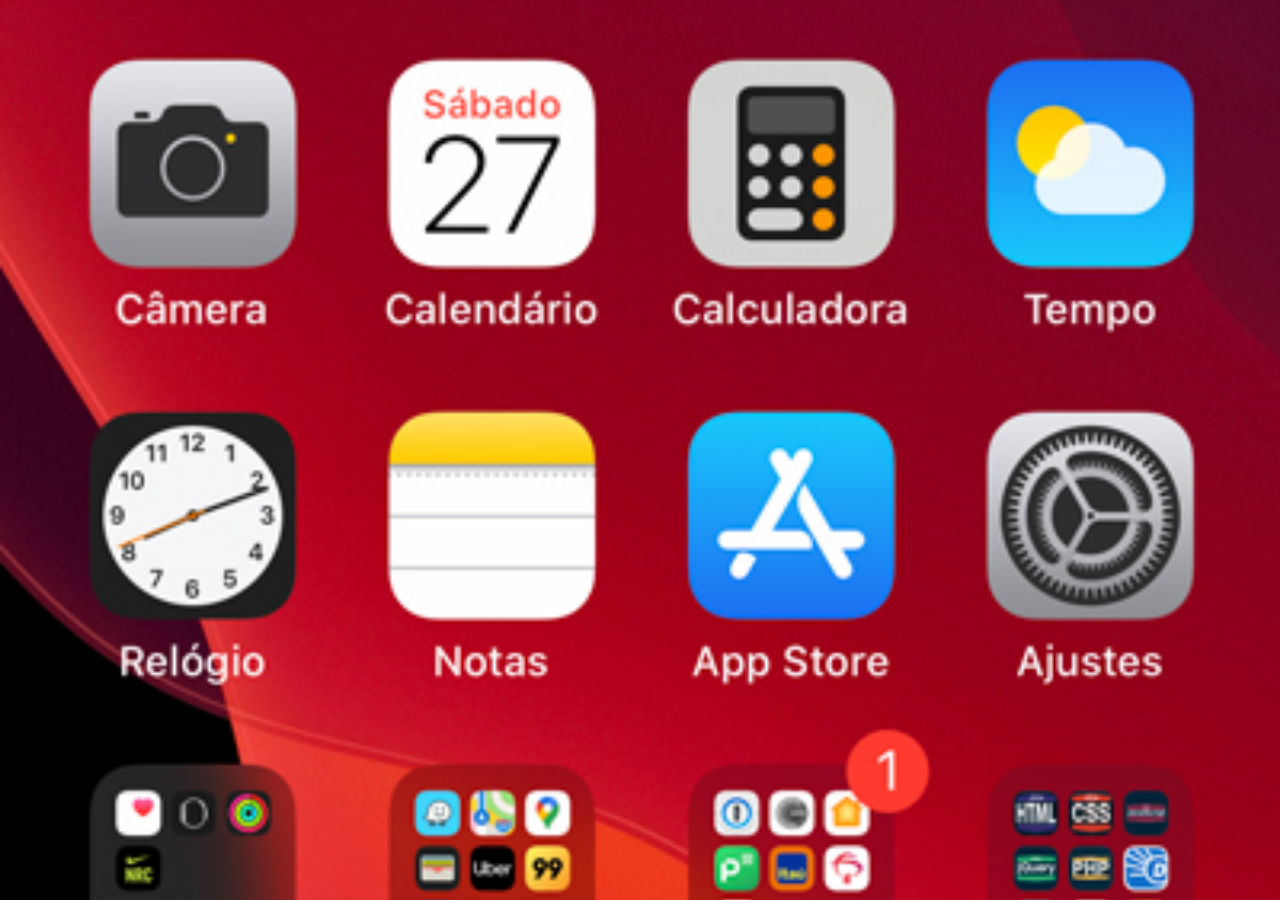
<file: home.html>
<!DOCTYPE html>
<html lang="pt-br">
<head>
    <meta charset="UTF-8">
    <meta http-equiv="X-UA-Compatible" content="IE=edge">
    <meta name="viewport" content="width=device-width, initial-scale=1.0">
    <title>home</title>
</head>
<style>
    *{
        margin: 0px;
        padding: 0px;

    }
    body{
         width: 100vw;
         height: 100vh;
         background:black url('imagem/imagens/tela-home.jpg') no-repeat top center;
         background-size: cover;
    }
</style>
<body>
    
</body>
</html>
</file>
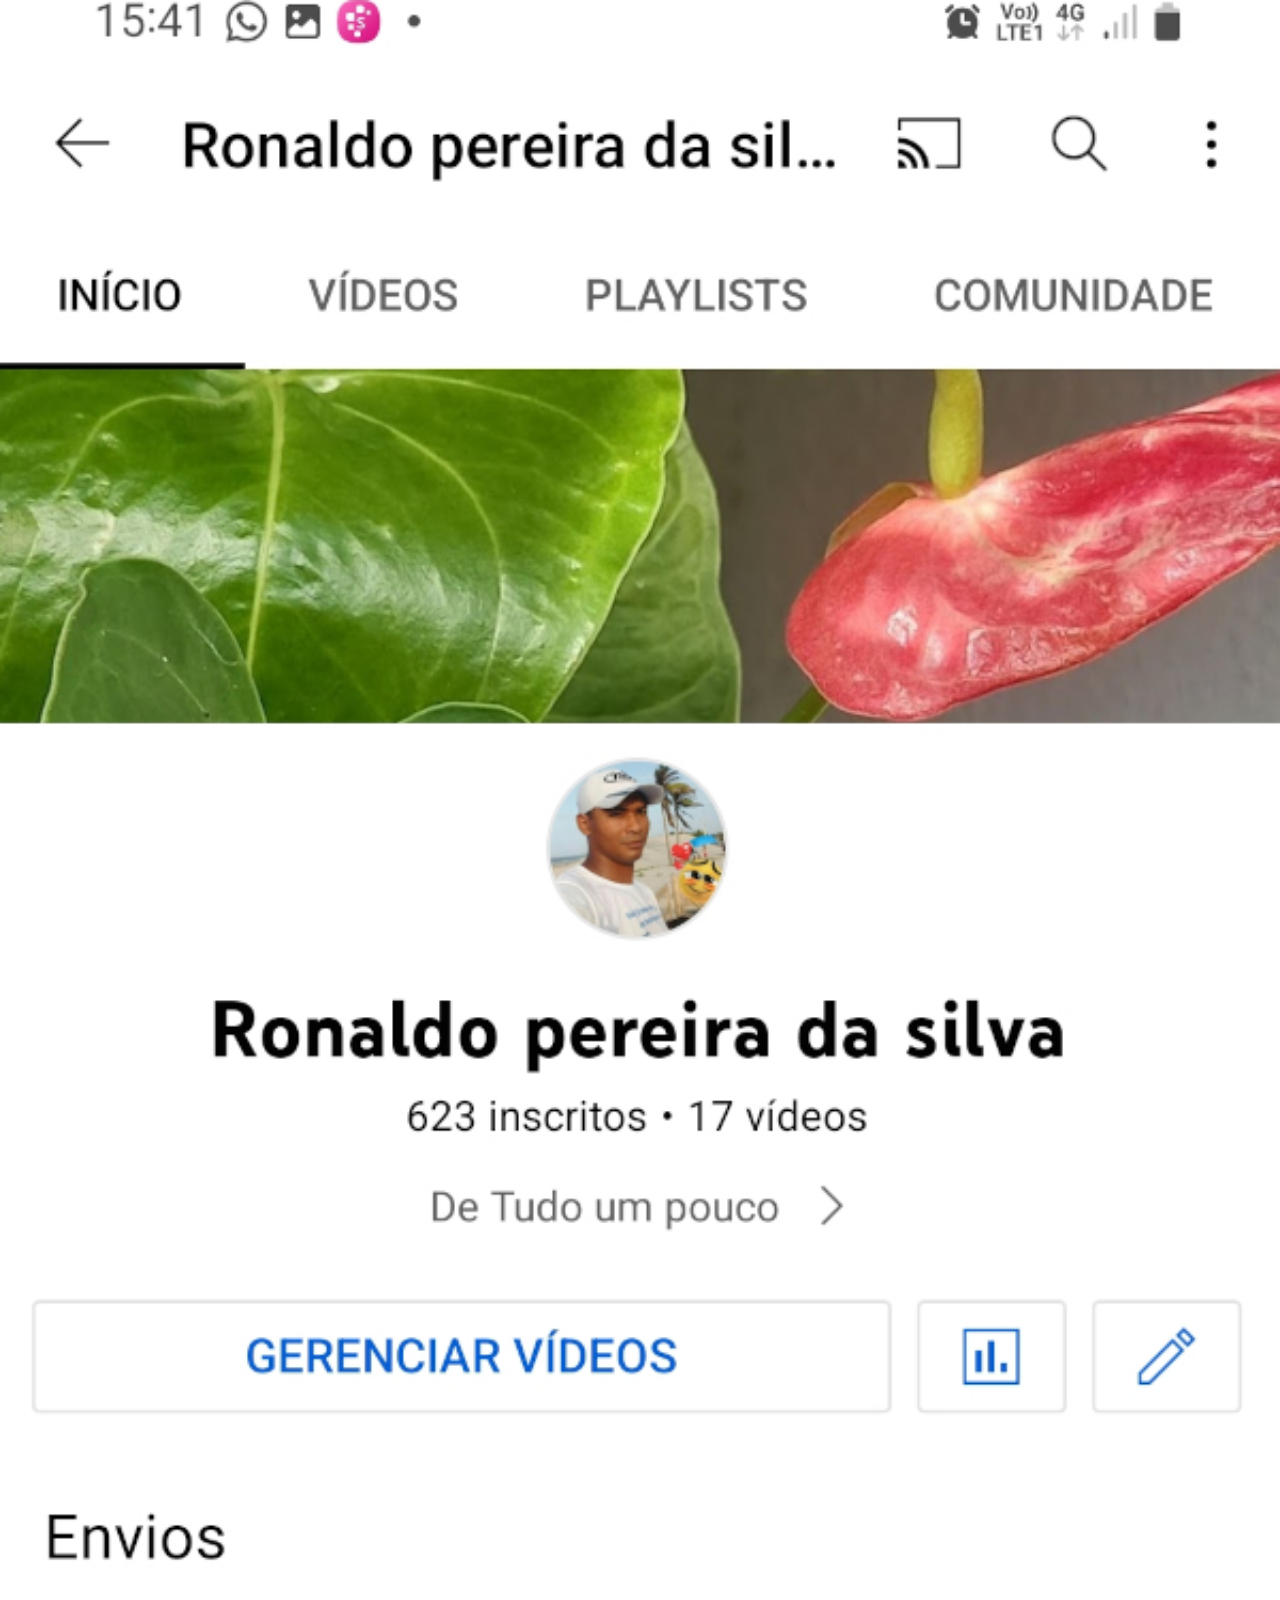
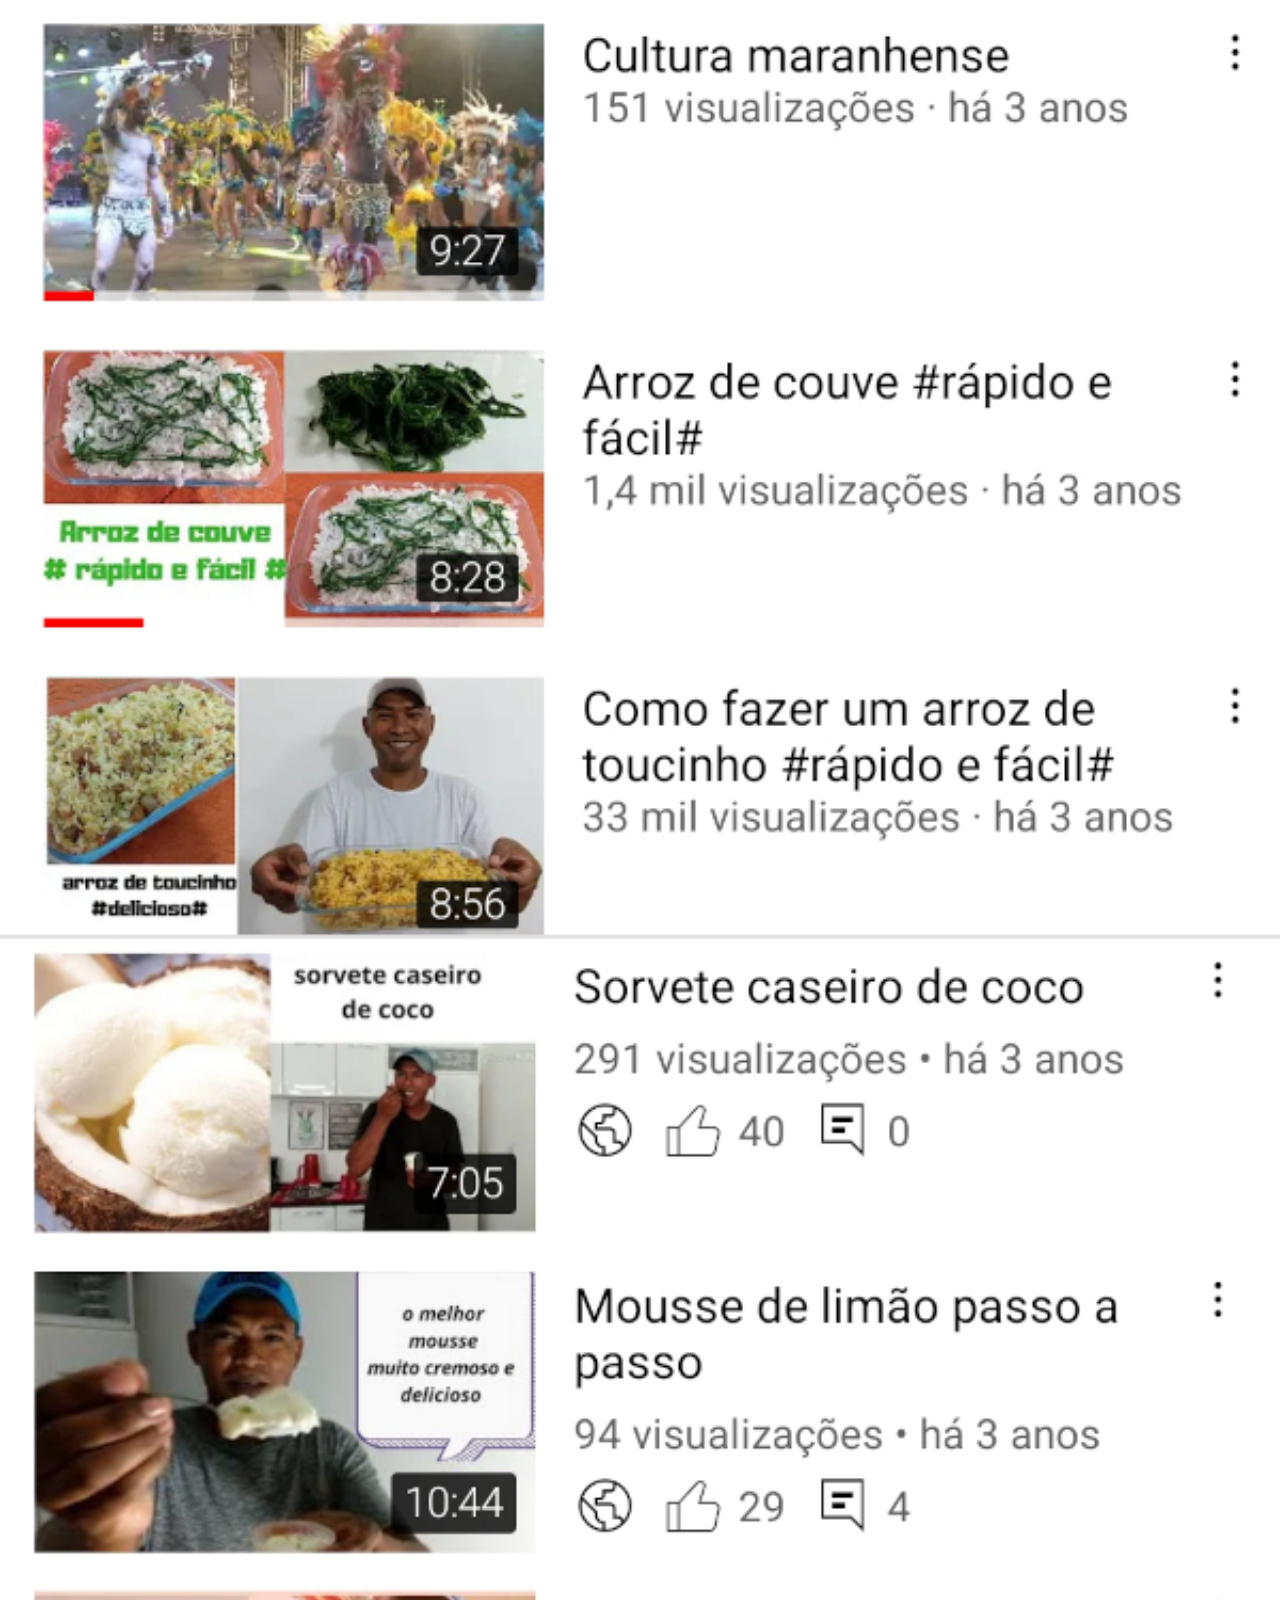
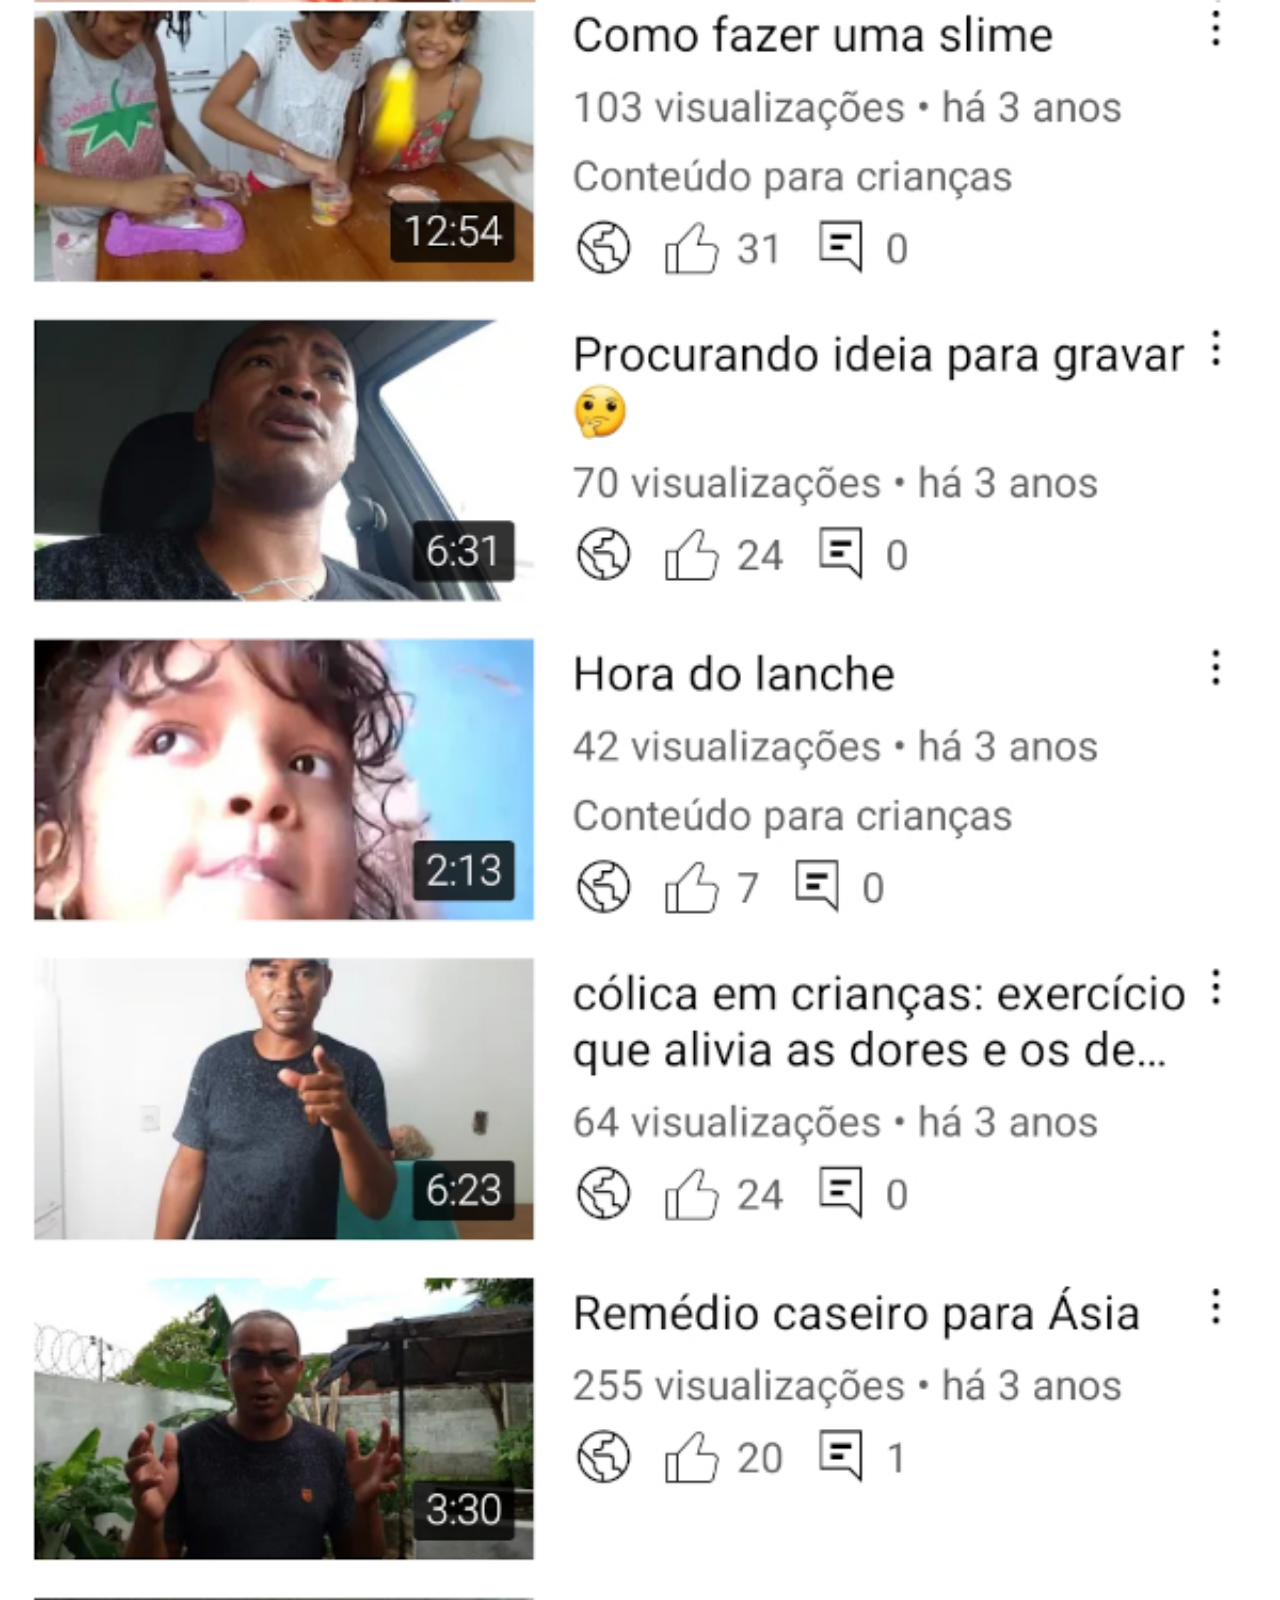
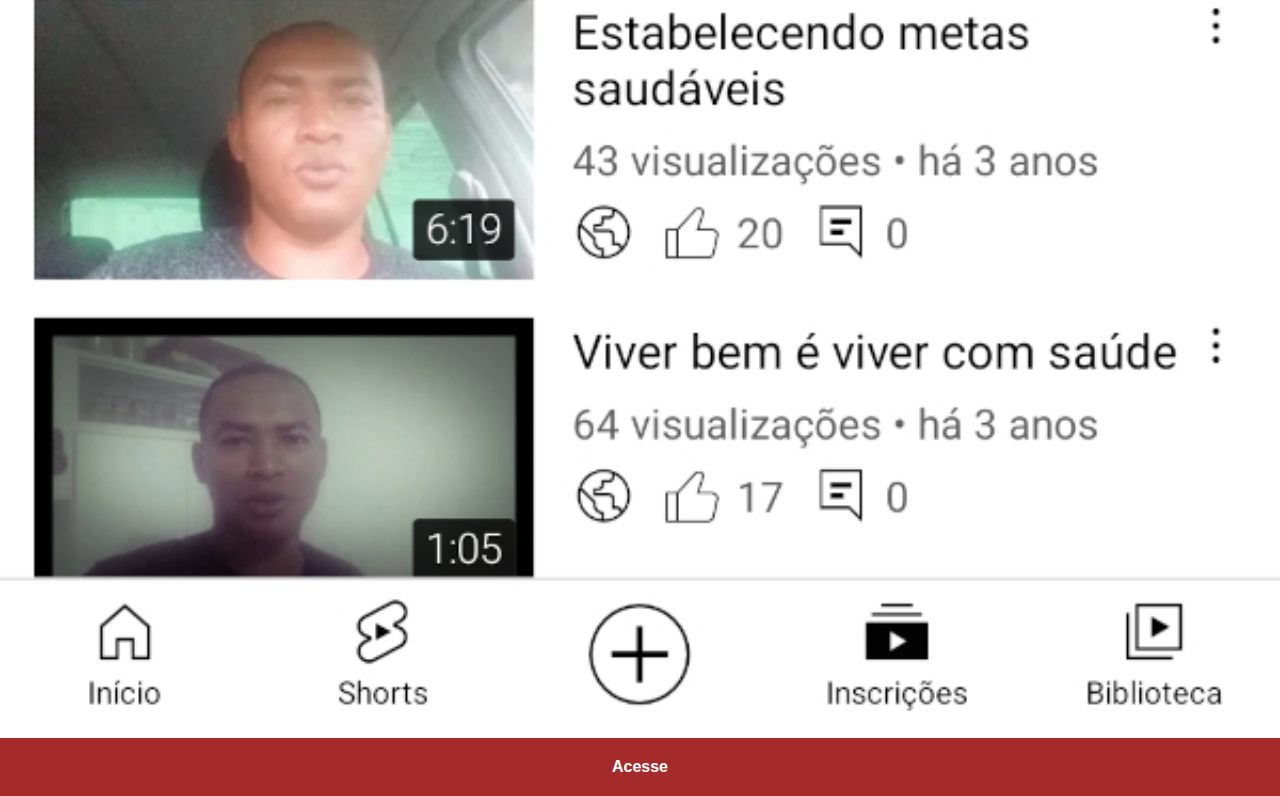
<file: youtube.html>
<!DOCTYPE html>
<html lang="pt-br">
<head>
    <meta charset="UTF-8">
    <meta http-equiv="X-UA-Compatible" content="IE=edge">
    <meta name="viewport" content="width=device-width, initial-scale=1.0">
    <title>youtube</title>
    <link rel="stylesheet" href="estilos/social.css">
</head>
<body>

    <img src="imagem/imagens/Screenshot_20220805-154148_YouTube.jpg" alt="youtube">
    <a href="https://www.youtube.com/c/Ronaldopereiradasilva/videos" target="_blank">Acesse</a>  
</body>
</html>
</file>
<file: estilos/style.css>
@charset "utf-8";
*{
    margin: 0px;
    padding: 0px;
    font-family: Arial, Helvetica, sans-serif;
}
html , body{
    height: 100vh;
    width: 100vw;
    background-color: black;
}
body{
    background: url('../imagem/imagens/fundo-madeira.jpg') no-repeat top center;
    background-size: cover;
    background-attachment: fixed;
}
main{
    position: relative;
    height: 100vh;

}
section#telefone{
    position: absolute;
    top: 50%;
    left: 50%;
    transform: translate(-50% ,-50%);
    height: 627px;
    width: 311px;
    background: url('../imagem/imagens/frame-iphone.png') no-repeat;
}
iframe#tela{
    position: relative;
    top: 80px;
    left: 22px;
    width: 267px;
    height: 471px;
}
section#redes-sociais{
    text-align: right;
}
section#redes-sociais img{
    width:50px ;
    margin: 10px;
    border-radius: 50%;
    box-shadow: 2px 2px 5px rgba(0, 0, 0, 0.400);
    box-sizing: border-box;
}
section#redes-sociais img:hover{
    border: 2px solid rgba(255, 255, 255, 0.637);
    transform: translate(-3px -3px);
    box-shadow: 5px 5px 10px rgba(0, 0, 0, 0.623);
    transition: transform .3s,border 1s;
}
</file>
<file: estilos/social.css>
@charset "UTF-8";
*{
    margin: 0px;
    padding: 0px;
    font-family: Arial, Helvetica, sans-serif;
}
::-webkit-scrollbar{
    width: 0px;
    height: 0px;
}

img{
    width: 100vw;

}
a{
    display: block;
    background-color: brown;
    color: white;
    padding: 20px;
    text-align: center;
    font-weight: bolder;
    text-decoration: none;
}
a:hover{
     background-color: red;
}
</file>
